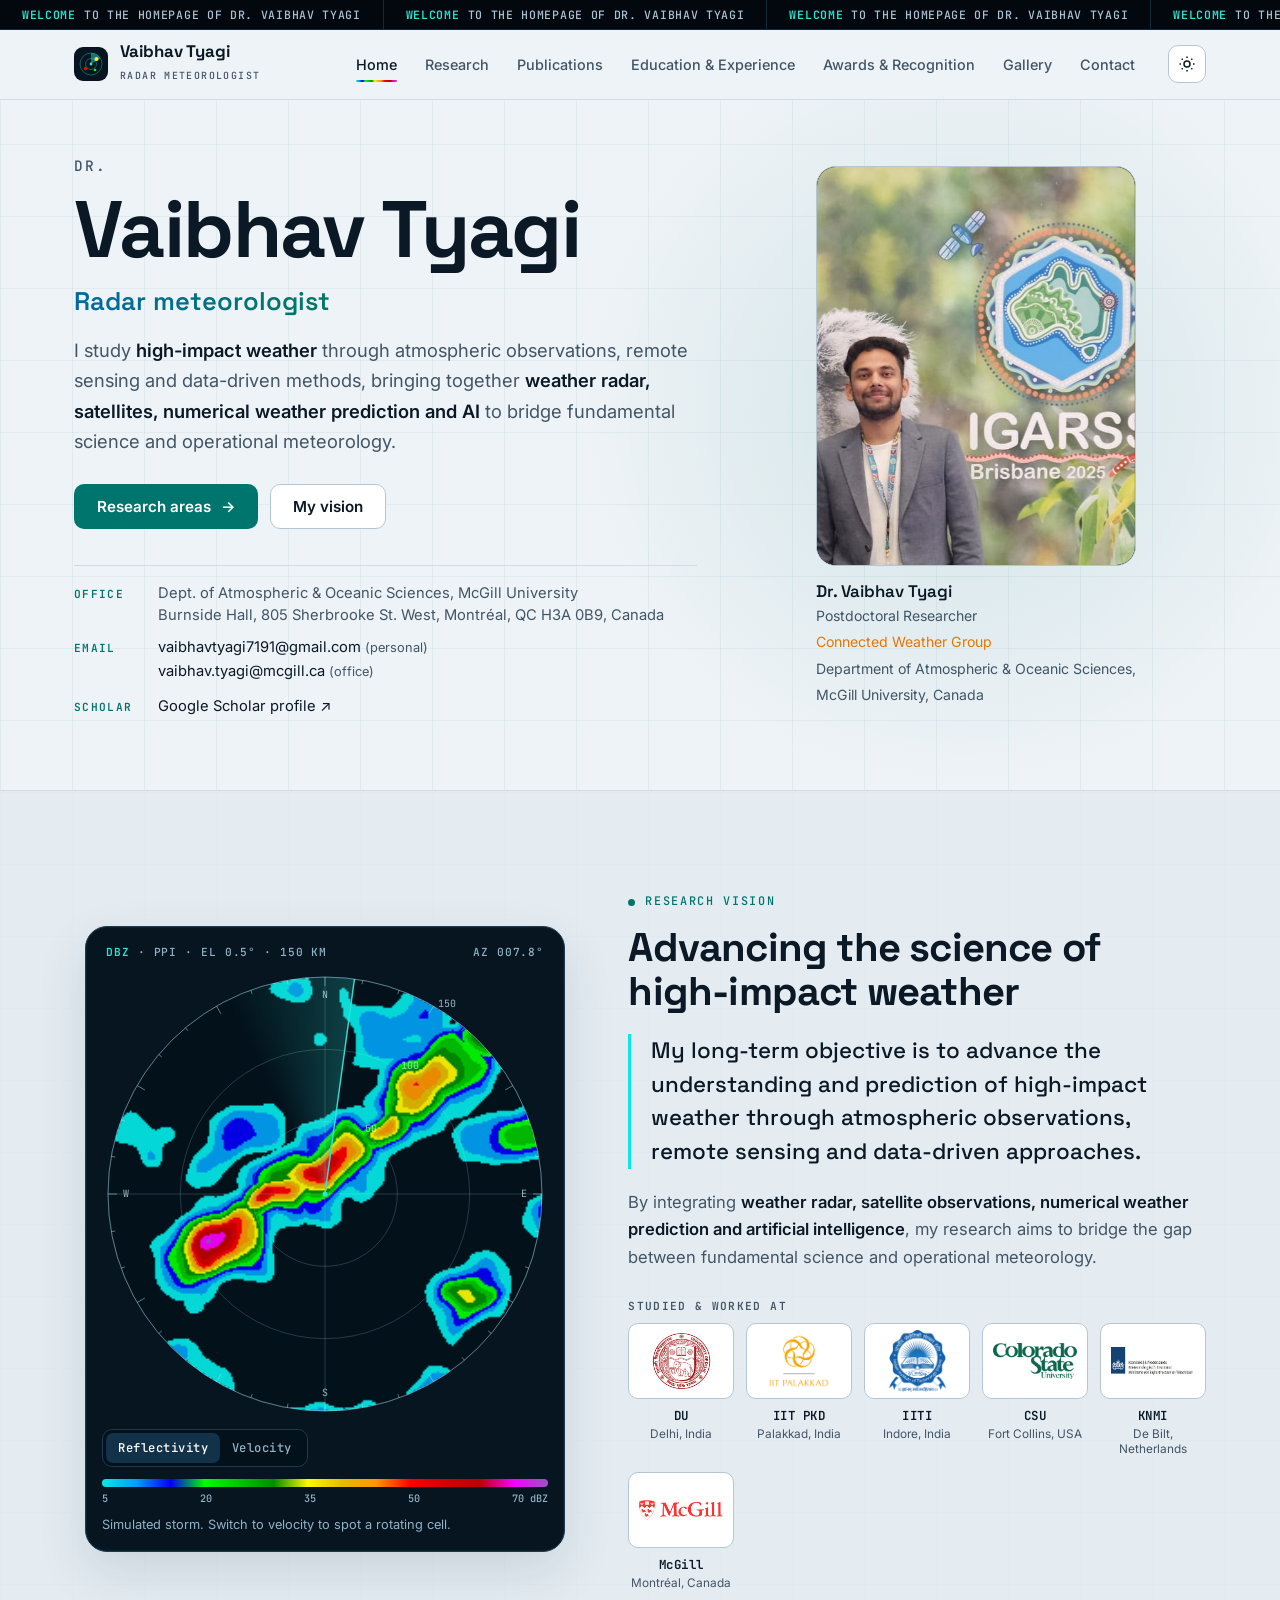
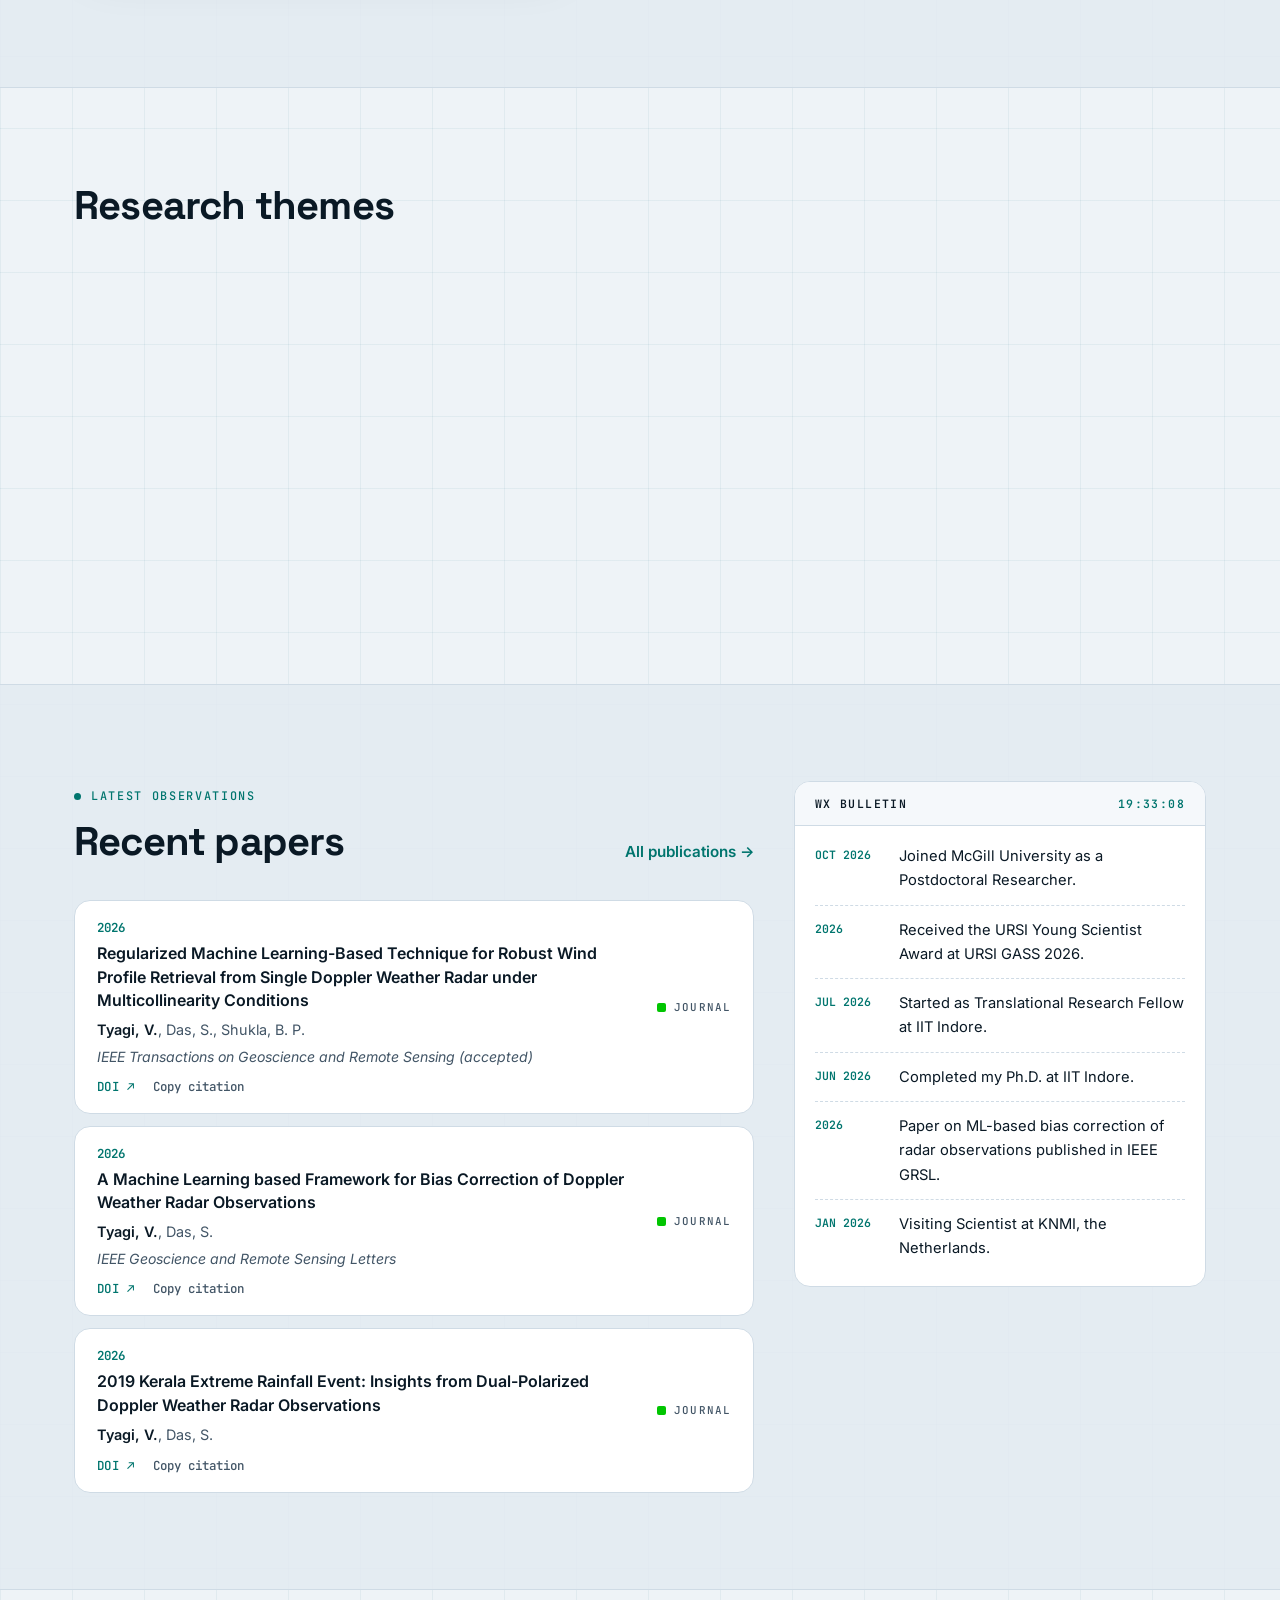
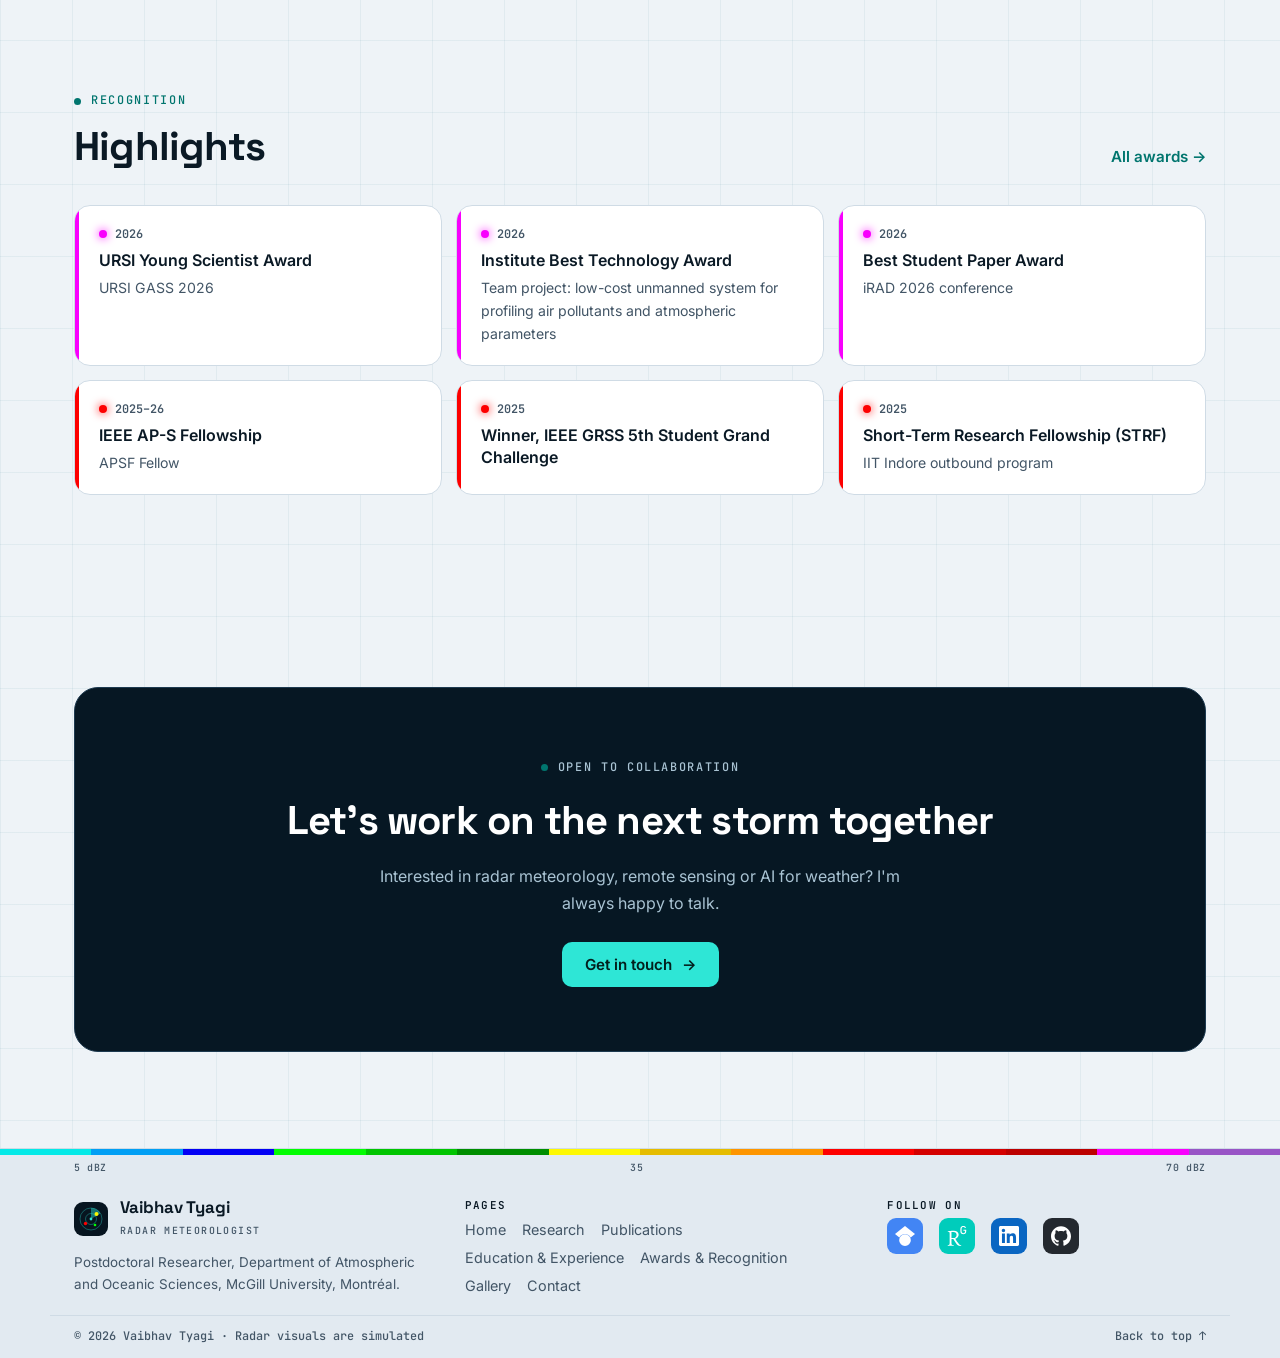
<file: index.html>
<!doctype html>
<html lang="en" data-theme="light">
<head>
  <meta charset="utf-8">
  <meta name="viewport" content="width=1280">
  <!-- <meta name="viewport" content="width=device-width, initial-scale=1"> -->
  <title>Dr. Vaibhav Tyagi — Atmospheric Remote Sensing &amp; Radar Meteorology</title>
  <meta name="description" content="Dr. Vaibhav Tyagi, radar meteorologist. Research in atmospheric remote sensing: weather radar, satellite observations, numerical weather prediction and AI for high-impact weather.">
  <link rel="icon" href="data:image/svg+xml,<svg xmlns='http://www.w3.org/2000/svg' viewBox='0 0 34 34'><rect width='34' height='34' rx='9' fill='%23071520'/><circle cx='17' cy='17' r='11' fill='none' stroke='%232ee6d6' stroke-opacity='.5'/><path d='M17 17 L17 6 A11 11 0 0 1 26.5 11.5 Z' fill='%232ee6d6' fill-opacity='.6'/><circle cx='22.5' cy='12' r='2' fill='%23fdf802'/><circle cx='11.5' cy='21.5' r='1.7' fill='%23fd0000'/></svg>">
  <link rel="preconnect" href="https://fonts.googleapis.com">
  <link rel="preconnect" href="https://fonts.gstatic.com" crossorigin>
  <link href="https://fonts.googleapis.com/css2?family=Inter:wght@400;500;600&family=JetBrains+Mono:wght@500;600&family=Space+Grotesk:wght@500;600;700&display=swap" rel="stylesheet">
  <link rel="stylesheet" href="styles.css">
  <script>try { document.documentElement.dataset.theme = localStorage.getItem('vt-theme-v2') || 'light'; } catch (e) {}</script>
</head>
<body data-page="home">
  <header id="site-header"></header>

  <main>
    <!-- Hero -->
    <section class="hero">
      <div class="container hero__grid">
        <div class="hero__text">
          <h1><small>DR.</small>Vaibhav Tyagi</h1>
          <p class="hero__role">Radar meteorologist</p>
          <p class="hero__lead">I study <strong>high-impact weather</strong> through atmospheric observations, remote sensing and data-driven methods, bringing together <strong>weather radar, satellites, numerical weather prediction and AI</strong> to bridge fundamental science and operational meteorology.</p>
          <div class="hero__cta">
            <a class="btn btn--primary" href="research.html">Research areas <span class="arr">→</span></a>
            <a class="btn btn--ghost" href="#vision">My vision</a>
          </div>
          <ul class="hero__contact">
            <li><span>Office</span><address>Dept. of Atmospheric &amp; Oceanic Sciences, McGill University<br>Burnside Hall, 805 Sherbrooke St. West, Montréal, QC H3A 0B9, Canada</address></li>
            <li><span>Email</span><span class="hero__emails"><a href="mailto:vaibhavtyagi7191@gmail.com">vaibhavtyagi7191@gmail.com</a> <small>(personal)</small><br><a href="mailto:vaibhav.tyagi@mcgill.ca">vaibhav.tyagi@mcgill.ca</a> <small>(office)</small></span></li>
            <li><span>Scholar</span><a href="https://scholar.google.com/citations?user=BVE2X2sAAAAJ&amp;hl=en" target="_blank" rel="noopener">Google Scholar profile ↗</a></li>
          </ul>
        </div>

        <figure class="portrait reveal">

        <div class="portrait__frame">
            <img src="assets/profile.jpg"
                 alt="Portrait of Vaibhav Tyagi"
                 onerror="this.remove()">
    
            <span class="portrait__fallback">VT</span>
            <span class="portrait__sweep" aria-hidden="true"></span>
        </div>
    
        <figcaption>
            <b>Dr. Vaibhav Tyagi</b>
    
            <span>
                Postdoctoral Researcher<br>
                <a href="https://www.connectedweather.org"
                   style="color: #E87500;">
                    Connected Weather Group
                </a><br>
                Department of Atmospheric &amp; Oceanic Sciences,<br>
                McGill University, Canada
            </span>
        </figcaption>
    
      </figure>

        <!-- <figure class="scope-panel">
          <div class="scope-panel__bar"><span><b data-ro="prod">DBZ</b> · PPI · EL 0.5° · 150 km</span><span data-ro="az">AZ 000.0°</span></div>
          <canvas data-scope role="img" aria-label="Animated, simulated weather radar display with a squall line"></canvas>
          <div class="scope-panel__controls">
            <div class="seg" role="group" aria-label="Radar product">
              <button class="is-on" data-product="dbz" aria-pressed="true">Reflectivity</button>
              <button data-product="vel" aria-pressed="false">Velocity</button>
            </div>          </div>
          <div class="legend" id="legend"></div>
          <figcaption>Simulated storm. Switch to velocity to spot a rotating cell.</figcaption>
        </figure> -->
      </div>
    </section>

    <!-- About + vision statement -->
    <section class="section section--panel" id="vision">
      <div class="container about">
        <!-- <figure class="portrait reveal">
          <div class="portrait__frame">
            <!-- Save your photo as assets/profile.jpg; initials show until then -->
            <!-- <img src="assets/profile.jpg" alt="Portrait of Vaibhav Tyagi" onerror="this.remove()">
            <span class="portrait__fallback">VT</span>
            <span class="portrait__sweep" aria-hidden="true"></span>
          </div> -->
          <!-- <figcaption> -->
            <!-- <b>Dr. Vaibhav Tyagi</b>
            <span>Postdoctoral Researcher<br><a href="https://www.connectedweather.org" style="color: #E87500;">Connected Weather Group</a><br>Department of Atmospheric &amp; Oceanic Sciences, McGill University, Canada</span>
          </figcaption> -->
        <!-- </figure> -->

          <figure class="scope-panel">
          <div class="scope-panel__bar"><span><b data-ro="prod">DBZ</b> · PPI · EL 0.5° · 150 km</span><span data-ro="az">AZ 000.0°</span></div>
          <canvas data-scope role="img" aria-label="Animated, simulated weather radar display with a squall line"></canvas>
          <div class="scope-panel__controls">
            <div class="seg" role="group" aria-label="Radar product">
              <button class="is-on" data-product="dbz" aria-pressed="true">Reflectivity</button>
              <button data-product="vel" aria-pressed="false">Velocity</button>
            </div>          </div>
          <div class="legend" id="legend"></div>
          <figcaption>Simulated storm. Switch to velocity to spot a rotating cell.</figcaption>
        </figure>

      
        <div class="reveal">
          <p class="tag">Research vision</p>
          <h2>Advancing the science of high-impact weather</h2>
          <p class="lead-quote">My long-term objective is to advance the understanding and prediction of high-impact weather through atmospheric observations, remote sensing and data-driven approaches.</p>
          <p class="prose-muted">By integrating <strong>weather radar, satellite observations, numerical weather prediction and artificial intelligence</strong>, my research aims to bridge the gap between fundamental science and operational meteorology.</p>
          <p class="label" style="margin-top:28px">Studied &amp; worked at</p>
          <a class="inst-strip" id="instStrip" href="experience.html" aria-label="Institutions: see Education & Experience"></a>
        </div>
      </div>
    </section>

    <!-- Research areas -->
    <section class="section">
      <div class="container">
        <div class="section__head">
          <div>
            <h2>Research themes</h2>
          </div>        </div>
        <div class="products" id="productCards"></div>
      </div>
    </section>

    <!-- Latest -->
    <section class="section section--panel">
      <div class="container split">
        <div>
          <div class="section__head">
            <div>
              <p class="tag">Latest observations</p>
              <h2>Recent papers</h2>
            </div>
            <a class="link-arrow" href="publications.html">All publications <span class="arr">→</span></a>
          </div>
          <ol class="pubs" id="latestPubs"></ol>
        </div>
        <aside class="bulletin panel reveal" aria-label="News">
          <div class="bulletin__head"><span>WX Bulletin</span><span data-utc>--:--:--</span></div>
          <ol id="newsList"></ol>
        </aside>
      </div>
    </section>

    <section class="section">
      <div class="container">
        <div class="section__head">
          <div>
            <p class="tag">Recognition</p>
            <h2>Highlights</h2>
          </div>
          <a class="link-arrow" href="awards.html">All awards <span class="arr">→</span></a>
        </div>
        <div class="awards" id="highlightAwards"></div>
      </div>
    </section>

    <section class="cta">
      <div class="container">
        <div class="cta__inner reveal">
          <canvas class="flow-bg" data-flow data-flow-sparse aria-hidden="true"></canvas>
          <p class="tag" style="justify-content:center">Open to collaboration</p>
          <h2>Let's work on the next storm together</h2>
          <p>Interested in radar meteorology, remote sensing or AI for weather? I'm always happy to talk.</p>
          <a class="btn btn--primary" href="contact.html">Get in touch <span class="arr">→</span></a>
        </div>
      </div>
    </section>
  </main>

  <footer id="site-footer" class="footer"></footer>
  <div class="toast" id="toast" role="status" aria-live="polite"></div>
  <script src="data.js"></script>
  <script src="viz.js"></script>
  <script src="site.js"></script>
</body>
</html>
</file>
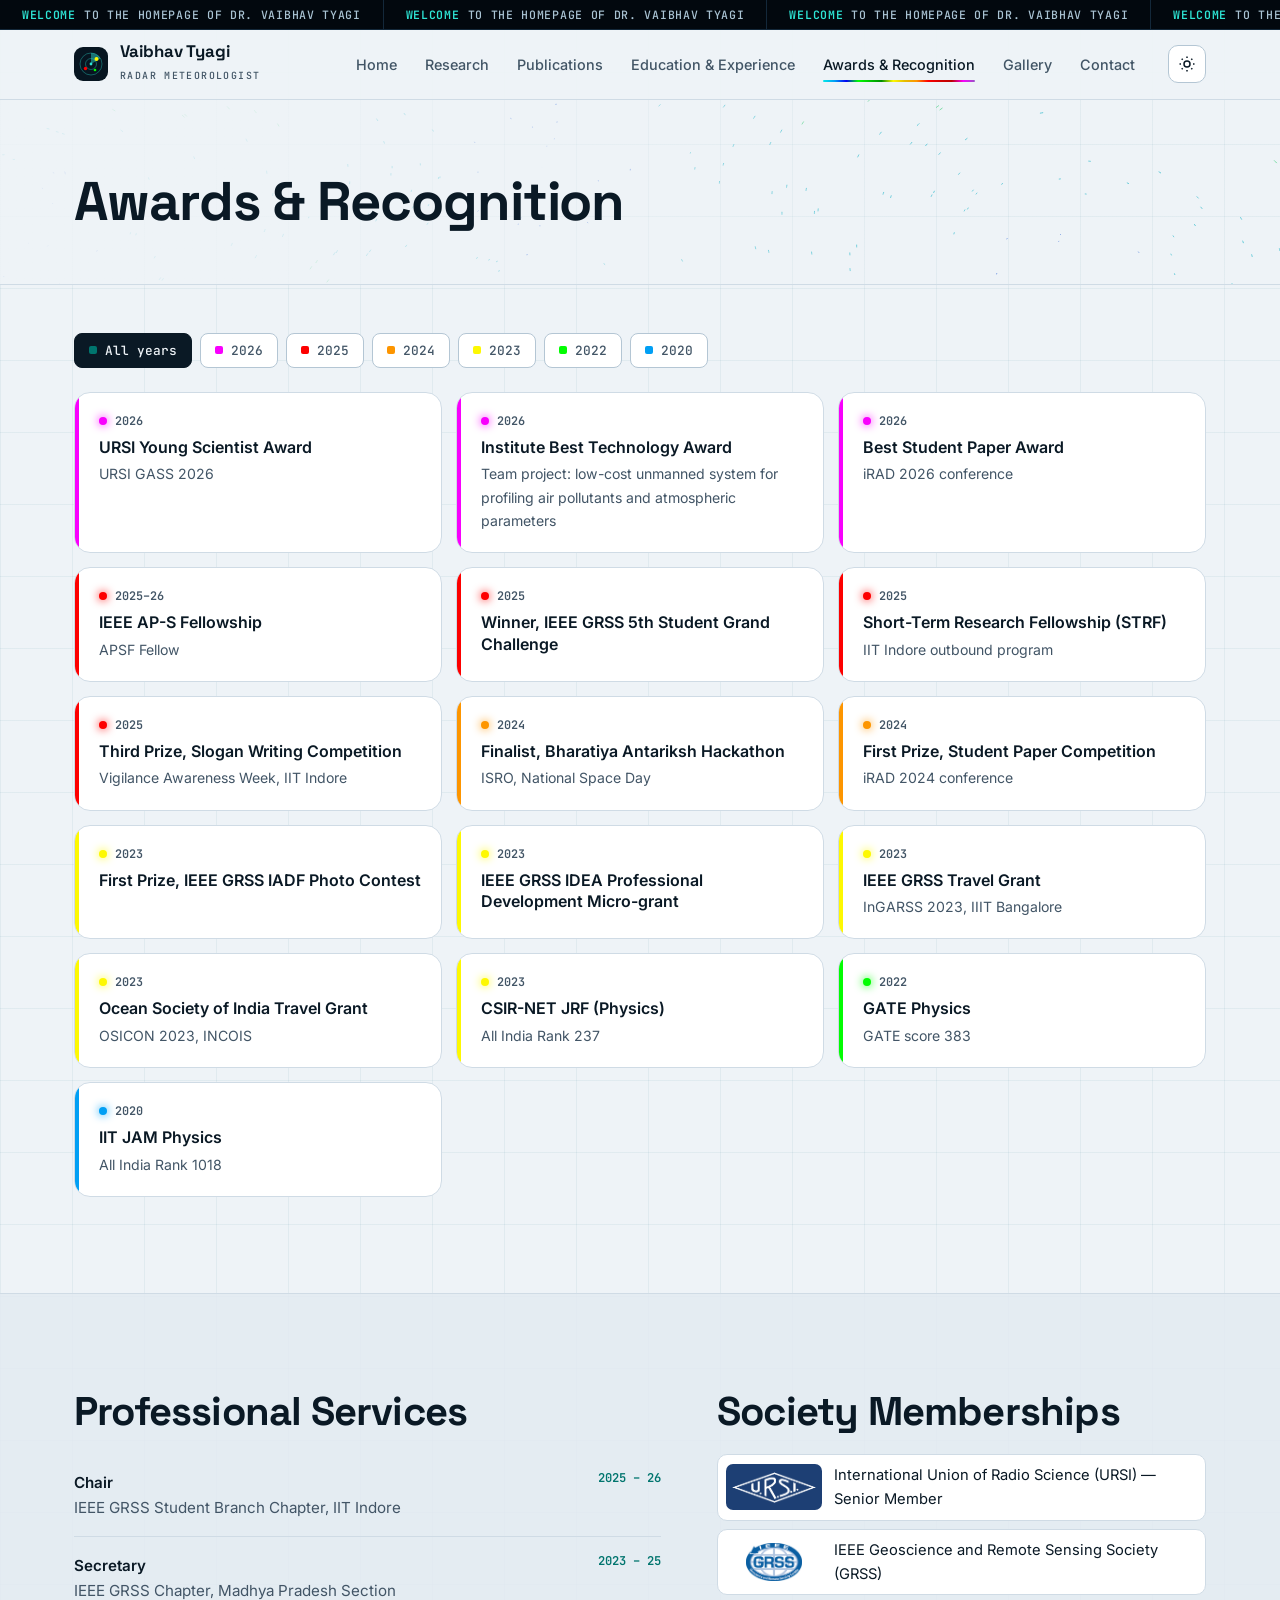
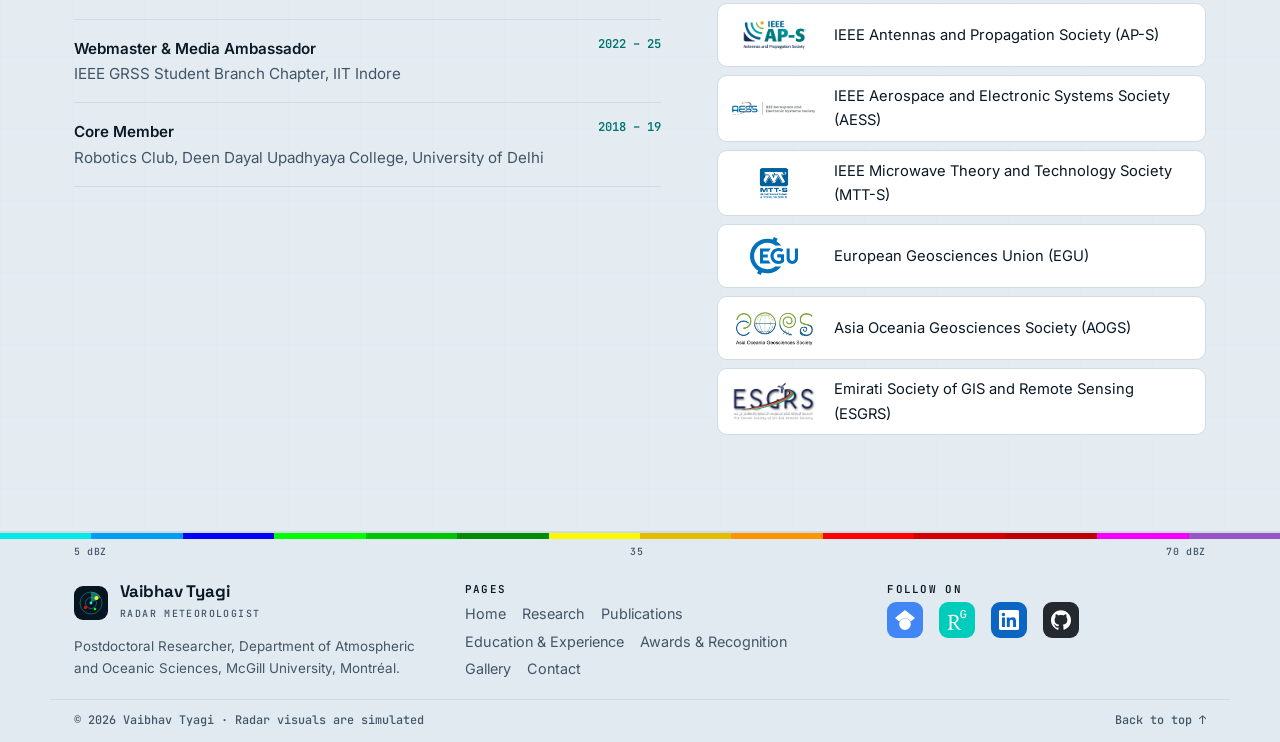
<file: awards.html>
<!doctype html>
<html lang="en" data-theme="light">
<head>
  <meta charset="utf-8">
  <meta name="viewport" content="width=1280">
  <title>Awards &amp; Recognition — Dr. Vaibhav Tyagi</title>
  <meta name="description" content="Awards, fellowships, leadership roles and professional memberships of Vaibhav Tyagi.">
  <link rel="icon" href="data:image/svg+xml,<svg xmlns='http://www.w3.org/2000/svg' viewBox='0 0 34 34'><rect width='34' height='34' rx='9' fill='%23071520'/><circle cx='17' cy='17' r='11' fill='none' stroke='%232ee6d6' stroke-opacity='.5'/><path d='M17 17 L17 6 A11 11 0 0 1 26.5 11.5 Z' fill='%232ee6d6' fill-opacity='.6'/><circle cx='22.5' cy='12' r='2' fill='%23fdf802'/><circle cx='11.5' cy='21.5' r='1.7' fill='%23fd0000'/></svg>">
  <link rel="preconnect" href="https://fonts.googleapis.com">
  <link rel="preconnect" href="https://fonts.gstatic.com" crossorigin>
  <link href="https://fonts.googleapis.com/css2?family=Inter:wght@400;500;600&family=JetBrains+Mono:wght@500;600&family=Space+Grotesk:wght@500;600;700&display=swap" rel="stylesheet">
  <link rel="stylesheet" href="styles.css">
  <script>try { document.documentElement.dataset.theme = localStorage.getItem('vt-theme-v2') || 'light'; } catch (e) {}</script>
</head>
<body data-page="awards">
  <header id="site-header"></header>

  <main>
    <section class="page-hero">
      <canvas class="flow-bg" data-flow data-flow-sparse aria-hidden="true"></canvas>
      <div class="container">
        <h1>Awards &amp; Recognition</h1>      </div>
    </section>

    <section class="section section--tight">
      <div class="container">
        <div class="chips" id="awardFilters" role="group" aria-label="Filter awards by year" style="margin-bottom:24px"></div>
        <div class="awards" id="awardList"></div>
      </div>
    </section>

    <section class="section section--panel">
      <div class="container service">
        <div class="reveal">
          <h2>Professional Services</h2>
          <ul class="plain" id="serviceList"></ul>
        </div>
        <div class="reveal">
          <h2>Society Memberships</h2>
          <div class="members" id="memberships"></div>
        </div>
      </div>
    </section>
  </main>

  <footer id="site-footer" class="footer"></footer>
  <div class="toast" id="toast" role="status" aria-live="polite"></div>
  <script src="data.js"></script>
  <script src="viz.js"></script>
  <script src="site.js"></script>
</body>
</html>
</file>
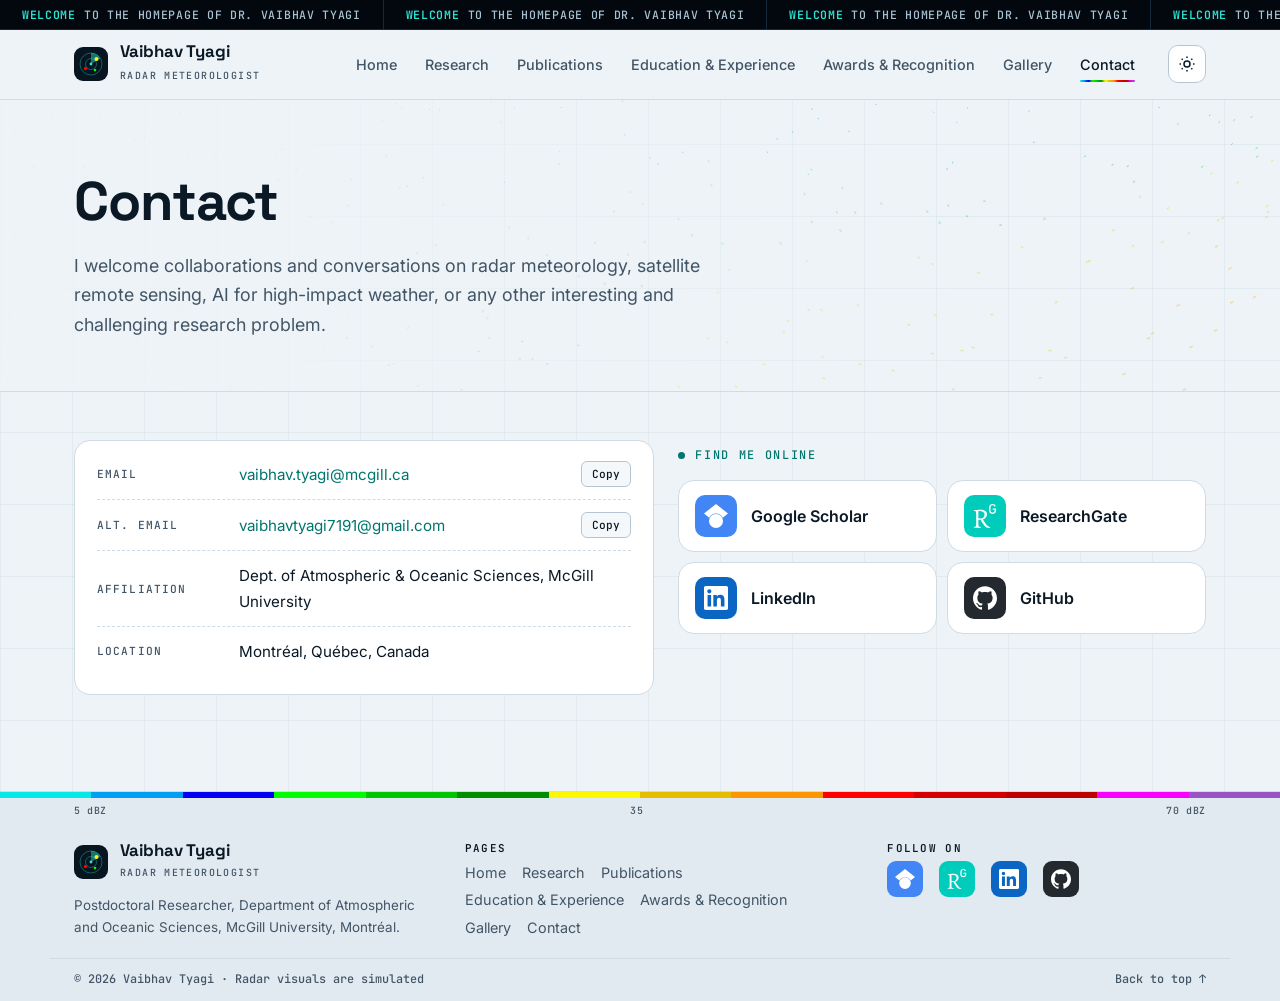
<file: contact.html>
<!doctype html>
<html lang="en" data-theme="light">
<head>
  <meta charset="utf-8">
  <meta name="viewport" content="width=1280">
  <title>Contact — Dr. Vaibhav Tyagi</title>
  <meta name="description" content="Get in touch with Vaibhav Tyagi, McGill University.">
  <link rel="icon" href="data:image/svg+xml,<svg xmlns='http://www.w3.org/2000/svg' viewBox='0 0 34 34'><rect width='34' height='34' rx='9' fill='%23071520'/><circle cx='17' cy='17' r='11' fill='none' stroke='%232ee6d6' stroke-opacity='.5'/><path d='M17 17 L17 6 A11 11 0 0 1 26.5 11.5 Z' fill='%232ee6d6' fill-opacity='.6'/><circle cx='22.5' cy='12' r='2' fill='%23fdf802'/><circle cx='11.5' cy='21.5' r='1.7' fill='%23fd0000'/></svg>">
  <link rel="preconnect" href="https://fonts.googleapis.com">
  <link rel="preconnect" href="https://fonts.gstatic.com" crossorigin>
  <link href="https://fonts.googleapis.com/css2?family=Inter:wght@400;500;600&family=JetBrains+Mono:wght@500;600&family=Space+Grotesk:wght@500;600;700&display=swap" rel="stylesheet">
  <link rel="stylesheet" href="styles.css">
  <script>try { document.documentElement.dataset.theme = localStorage.getItem('vt-theme-v2') || 'light'; } catch (e) {}</script>
</head>
<body data-page="contact">
  <header id="site-header"></header>

  <main>
    <section class="page-hero">
      <canvas class="flow-bg" data-flow data-flow-sparse aria-hidden="true"></canvas>
      <div class="container">
        <h1>Contact</h1>
        <p class="page-hero__lead">I welcome collaborations and conversations on radar meteorology, satellite remote sensing, AI for high-impact weather, or any other interesting and challenging research problem.</p>
      </div>
    </section>

    <section class="section section--tight">
      <div class="container contact-grid">
        <div class="station panel reveal">
          <dl>
            <div><dt>Email</dt><dd><a href="mailto:vaibhav.tyagi@mcgill.ca">vaibhav.tyagi@mcgill.ca</a></dd><button class="copy-btn" data-copy="vaibhav.tyagi@mcgill.ca" aria-label="Copy McGill email">Copy</button></div>
            <div><dt>Alt. email</dt><dd><a href="mailto:vaibhavtyagi7191@gmail.com">vaibhavtyagi7191@gmail.com</a></dd><button class="copy-btn" data-copy="vaibhavtyagi7191@gmail.com" aria-label="Copy Gmail address">Copy</button></div>
            <div><dt>Affiliation</dt><dd>Dept. of Atmospheric &amp; Oceanic Sciences, McGill University</dd></div>
            <div><dt>Location</dt><dd>Montréal, Québec, Canada</dd></div>          </dl>
        </div>
        <div class="reveal">
          <p class="tag">Find me online</p>
          <div class="profile-links" id="profileLinks"></div>
        </div>
      </div>
    </section>
  </main>

  <footer id="site-footer" class="footer"></footer>
  <div class="toast" id="toast" role="status" aria-live="polite"></div>
  <script src="data.js"></script>
  <script src="viz.js"></script>
  <script src="site.js"></script>
</body>
</html>
</file>
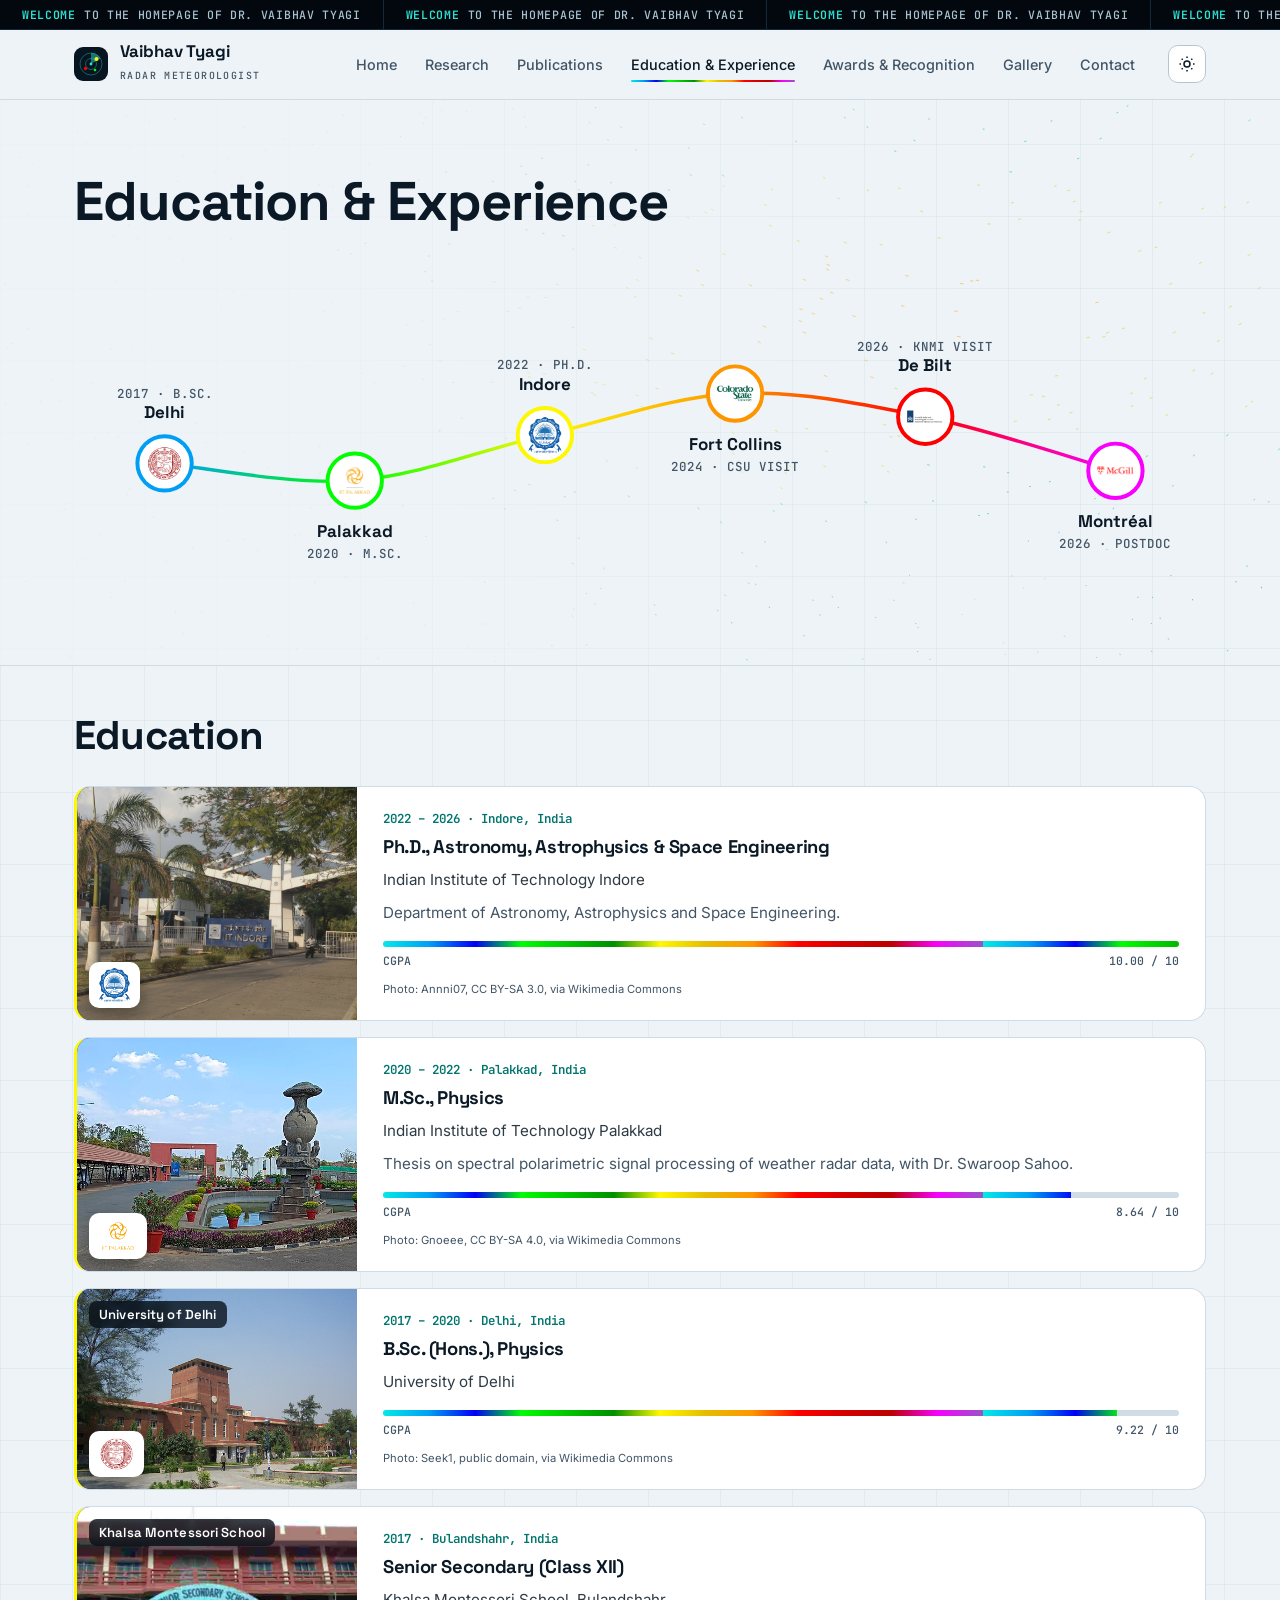
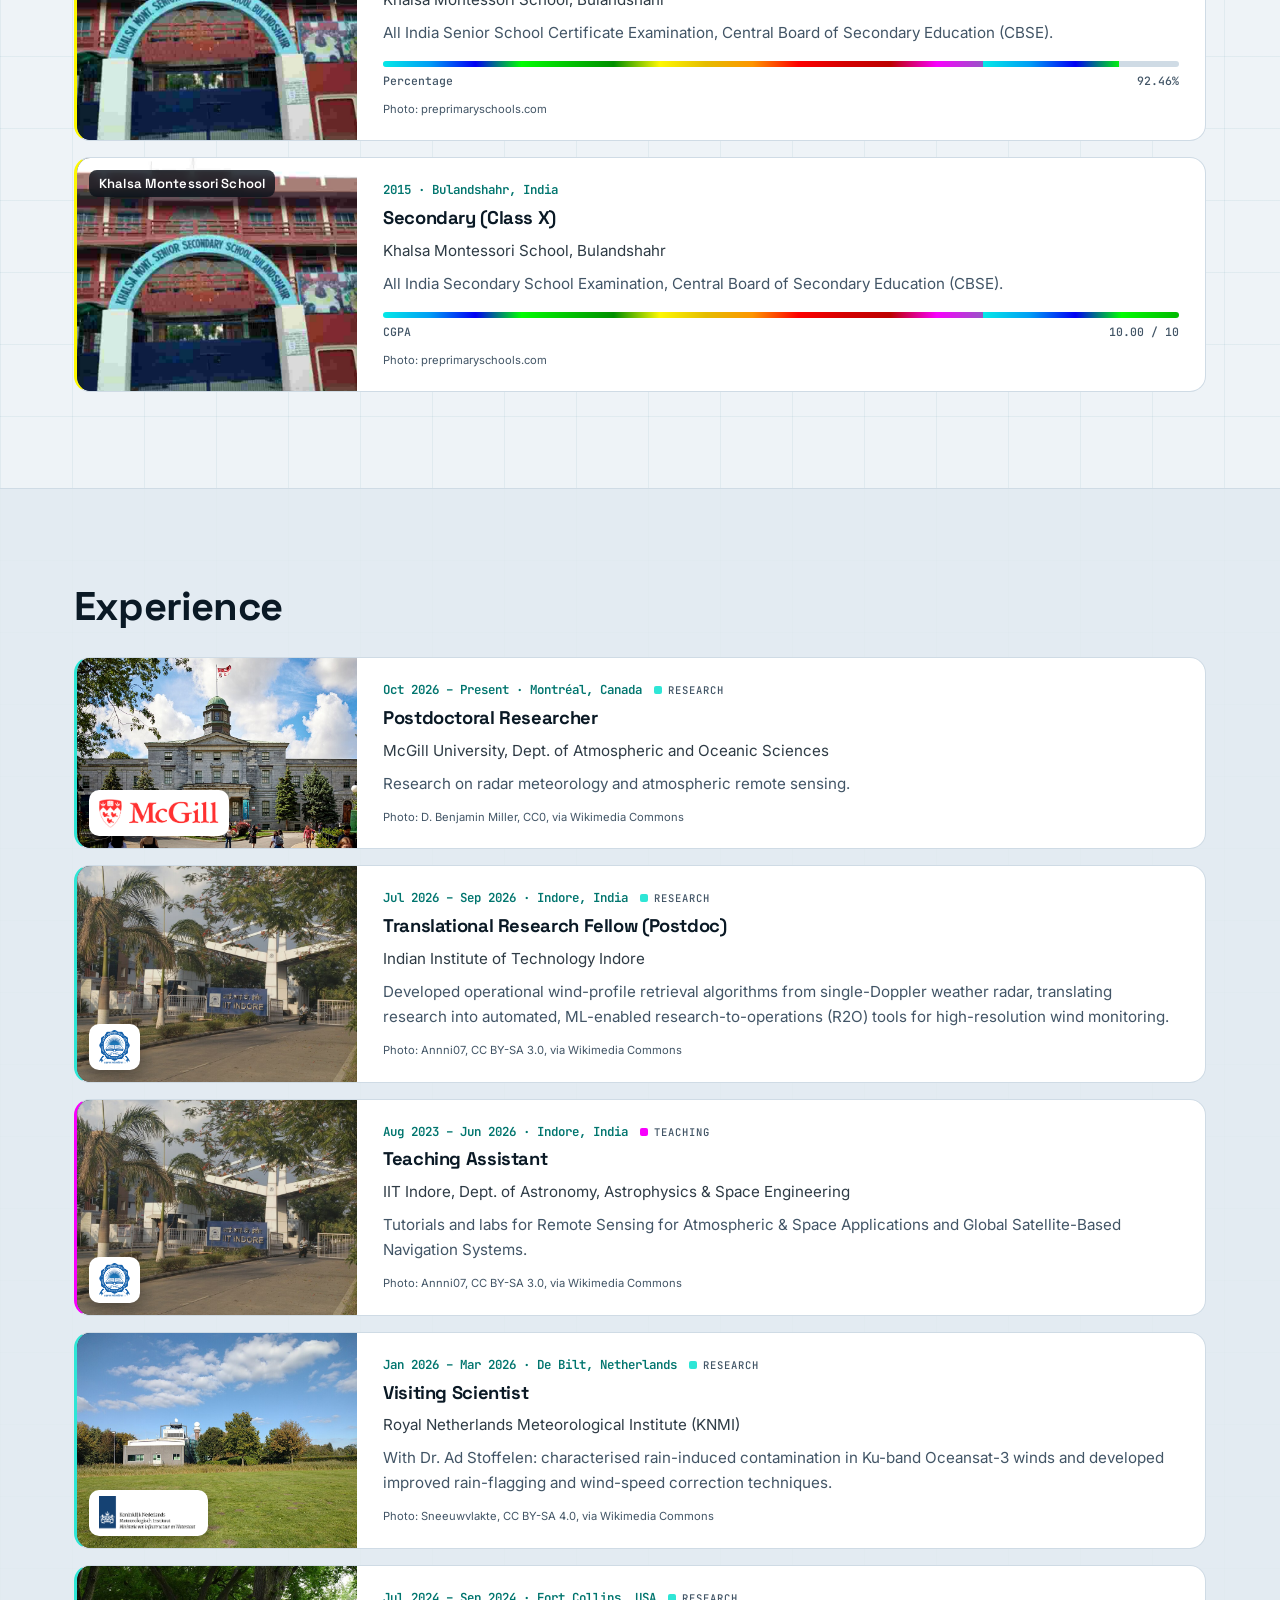
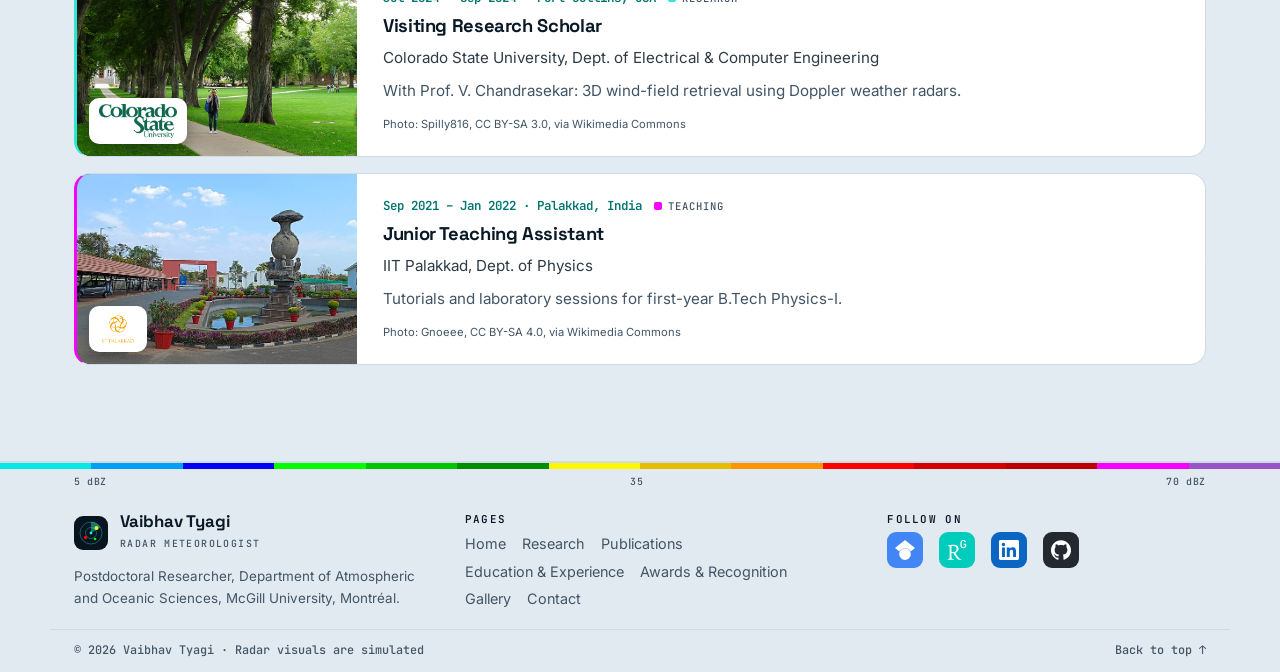
<file: experience.html>
<!doctype html>
<html lang="en" data-theme="light">
<head>
  <meta charset="utf-8">
  <meta name="viewport" content="width=1280">
  <title>Education &amp; Experience — Dr. Vaibhav Tyagi</title>
  <meta name="description" content="Education, research positions, visiting appointments and teaching of Vaibhav Tyagi.">
  <link rel="icon" href="data:image/svg+xml,<svg xmlns='http://www.w3.org/2000/svg' viewBox='0 0 34 34'><rect width='34' height='34' rx='9' fill='%23071520'/><circle cx='17' cy='17' r='11' fill='none' stroke='%232ee6d6' stroke-opacity='.5'/><path d='M17 17 L17 6 A11 11 0 0 1 26.5 11.5 Z' fill='%232ee6d6' fill-opacity='.6'/><circle cx='22.5' cy='12' r='2' fill='%23fdf802'/><circle cx='11.5' cy='21.5' r='1.7' fill='%23fd0000'/></svg>">
  <link rel="preconnect" href="https://fonts.googleapis.com">
  <link rel="preconnect" href="https://fonts.gstatic.com" crossorigin>
  <link href="https://fonts.googleapis.com/css2?family=Inter:wght@400;500;600&family=JetBrains+Mono:wght@500;600&family=Space+Grotesk:wght@500;600;700&display=swap" rel="stylesheet">
  <link rel="stylesheet" href="styles.css">
  <script>try { document.documentElement.dataset.theme = localStorage.getItem('vt-theme-v2') || 'light'; } catch (e) {}</script>
</head>
<body data-page="experience">
  <header id="site-header"></header>

  <main>
    <section class="page-hero">
      <canvas class="flow-bg" data-flow data-flow-sparse aria-hidden="true"></canvas>
      <div class="container">
        <h1>Education &amp; Experience</h1>        <div class="track-wrap" id="track"></div>
      </div>
    </section>

    <section class="section section--tight">
      <div class="container">
        <h2>Education</h2>
        <ol class="cv" id="cvEducation"></ol>
      </div>
    </section>

    <section class="section section--panel">
      <div class="container">
        <h2>Experience</h2>
        <ol class="cv" id="cvExperience"></ol>
      </div>
    </section>
  </main>

  <footer id="site-footer" class="footer"></footer>
  <div class="toast" id="toast" role="status" aria-live="polite"></div>
  <script src="data.js"></script>
  <script src="viz.js"></script>
  <script src="site.js"></script>
</body>
</html>
</file>
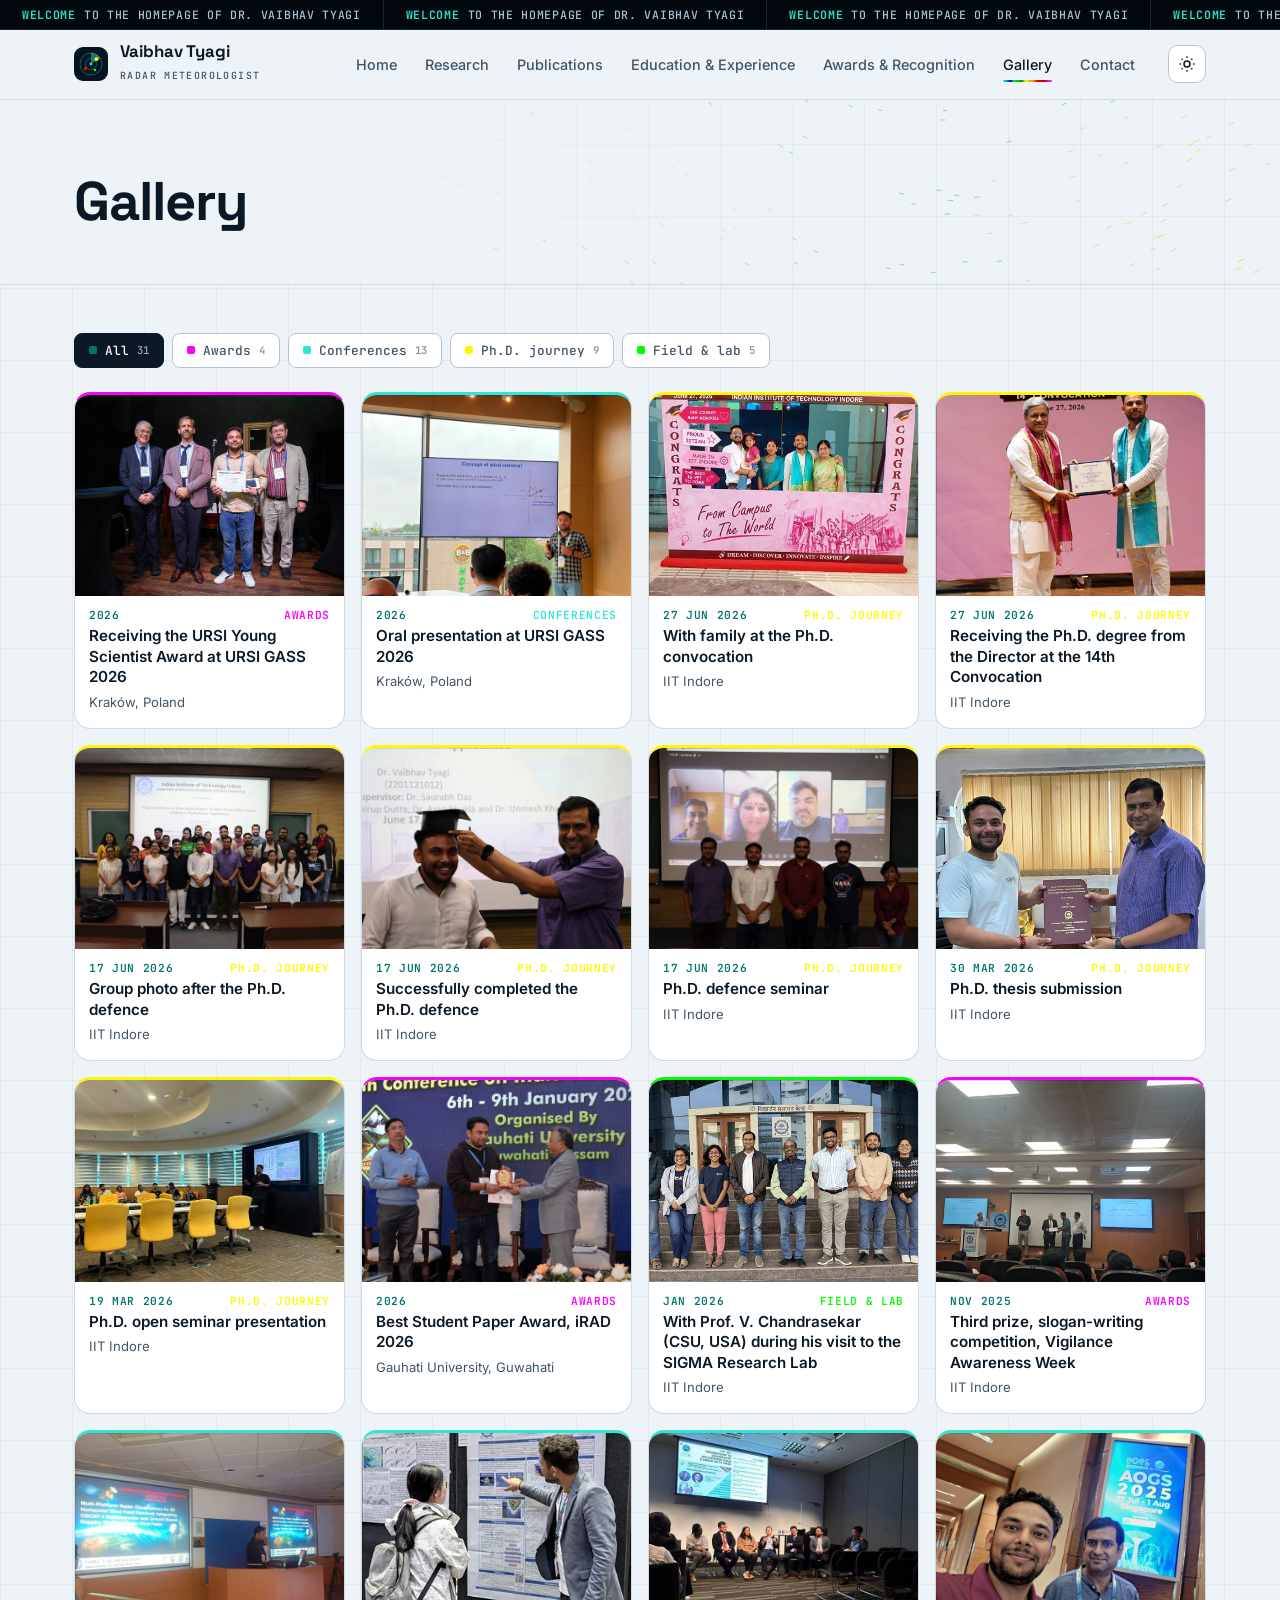
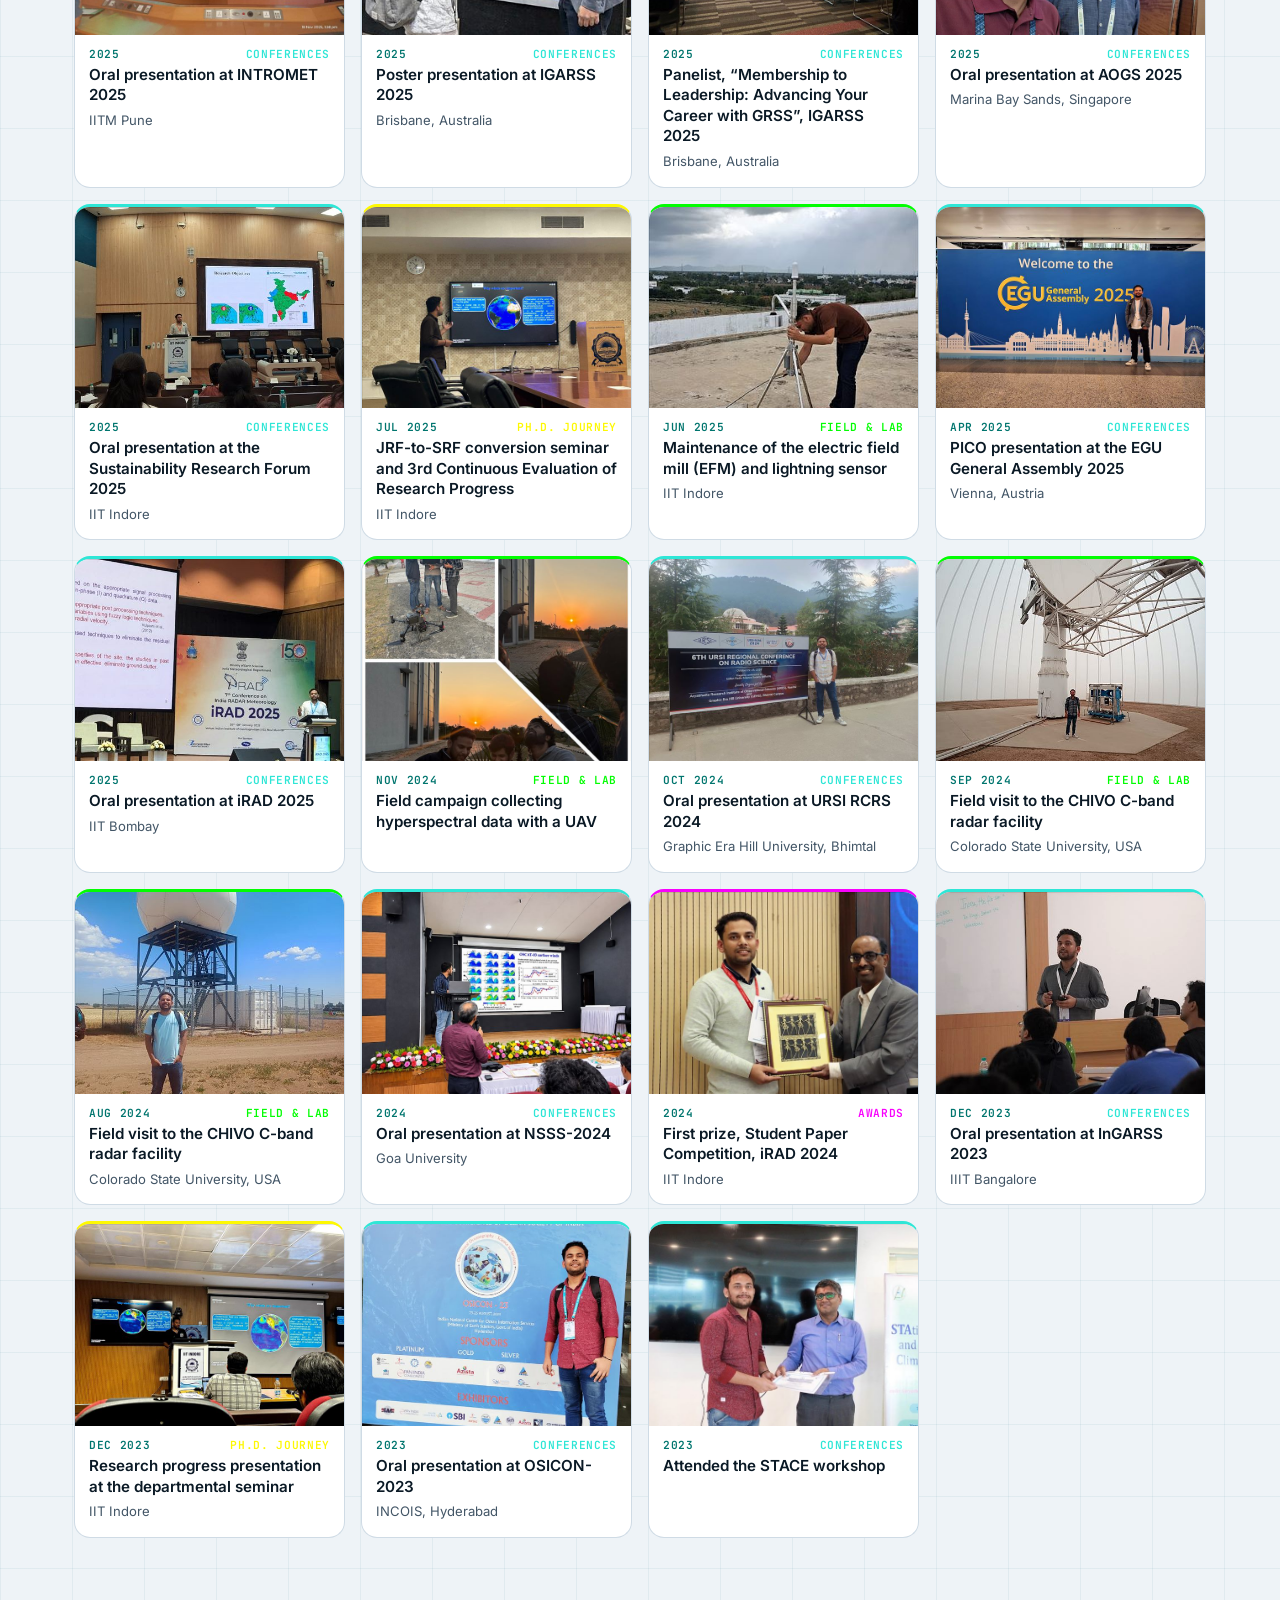
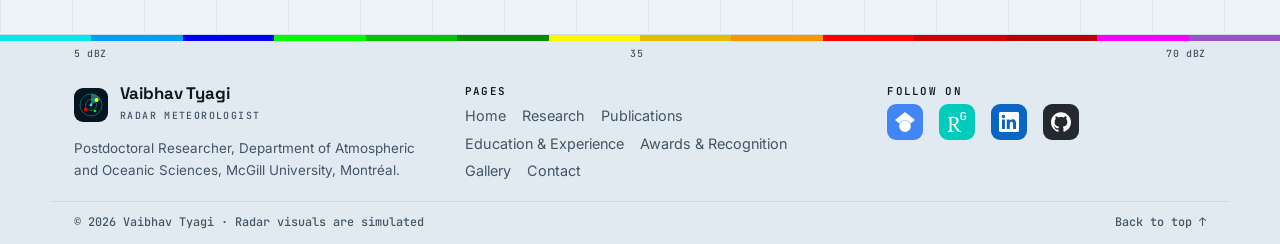
<file: gallery.html>
<!doctype html>
<html lang="en" data-theme="light">
<head>
  <meta charset="utf-8">
  <meta name="viewport" content="width=1280">
  <title>Gallery — Dr. Vaibhav Tyagi</title>
  <meta name="description" content="Photos from conferences, awards, field work and the Ph.D. journey of Vaibhav Tyagi.">
  <link rel="icon" href="data:image/svg+xml,<svg xmlns='http://www.w3.org/2000/svg' viewBox='0 0 34 34'><rect width='34' height='34' rx='9' fill='%23071520'/><circle cx='17' cy='17' r='11' fill='none' stroke='%232ee6d6' stroke-opacity='.5'/><path d='M17 17 L17 6 A11 11 0 0 1 26.5 11.5 Z' fill='%232ee6d6' fill-opacity='.6'/><circle cx='22.5' cy='12' r='2' fill='%23fdf802'/><circle cx='11.5' cy='21.5' r='1.7' fill='%23fd0000'/></svg>">
  <link rel="preconnect" href="https://fonts.googleapis.com">
  <link rel="preconnect" href="https://fonts.gstatic.com" crossorigin>
  <link href="https://fonts.googleapis.com/css2?family=Inter:wght@400;500;600&family=JetBrains+Mono:wght@500;600&family=Space+Grotesk:wght@500;600;700&display=swap" rel="stylesheet">
  <link rel="stylesheet" href="styles.css">
  <script>try { document.documentElement.dataset.theme = localStorage.getItem('vt-theme-v2') || 'light'; } catch (e) {}</script>
</head>
<body data-page="gallery">
  <header id="site-header"></header>

  <main>
    <section class="page-hero">
      <canvas class="flow-bg" data-flow data-flow-sparse aria-hidden="true"></canvas>
      <div class="container">
        <h1>Gallery</h1>
      </div>
    </section>

    <section class="section section--tight">
      <div class="container">
        <div class="chips" id="galleryFilters" role="group" aria-label="Filter photos" style="margin-bottom:24px"></div>
        <ul class="gallery" id="galleryGrid"></ul>
      </div>
    </section>
  </main>

  <div class="lightbox" id="lightbox" hidden>
    <button class="lightbox__close" data-lb="close" aria-label="Close">×</button>
    <button class="lightbox__nav lightbox__nav--prev" data-lb="prev" aria-label="Previous photo">‹</button>
    <figure class="lightbox__fig">
      <img alt="">
      <figcaption></figcaption>
    </figure>
    <button class="lightbox__nav lightbox__nav--next" data-lb="next" aria-label="Next photo">›</button>
  </div>

  <footer id="site-footer" class="footer"></footer>
  <div class="toast" id="toast" role="status" aria-live="polite"></div>
  <script src="data.js"></script>
  <script src="viz.js"></script>
  <script src="site.js"></script>
</body>
</html>
</file>
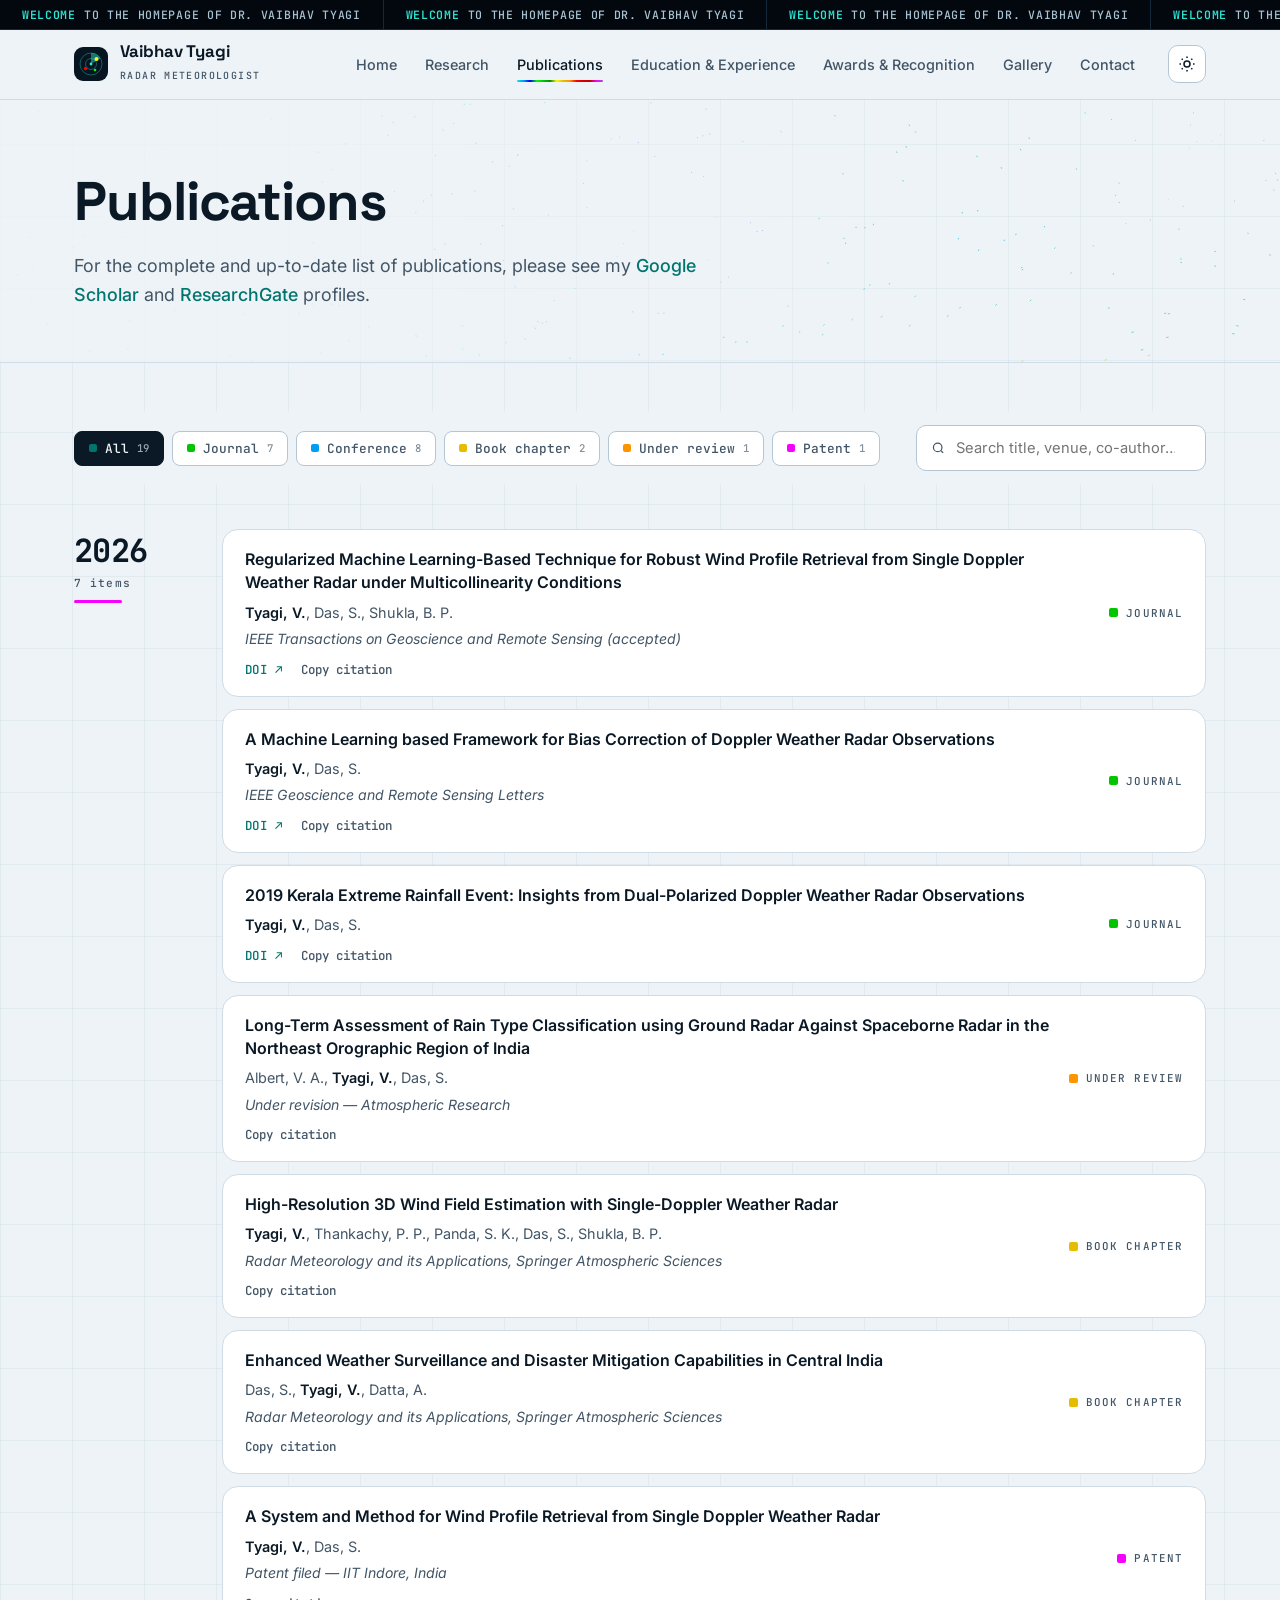
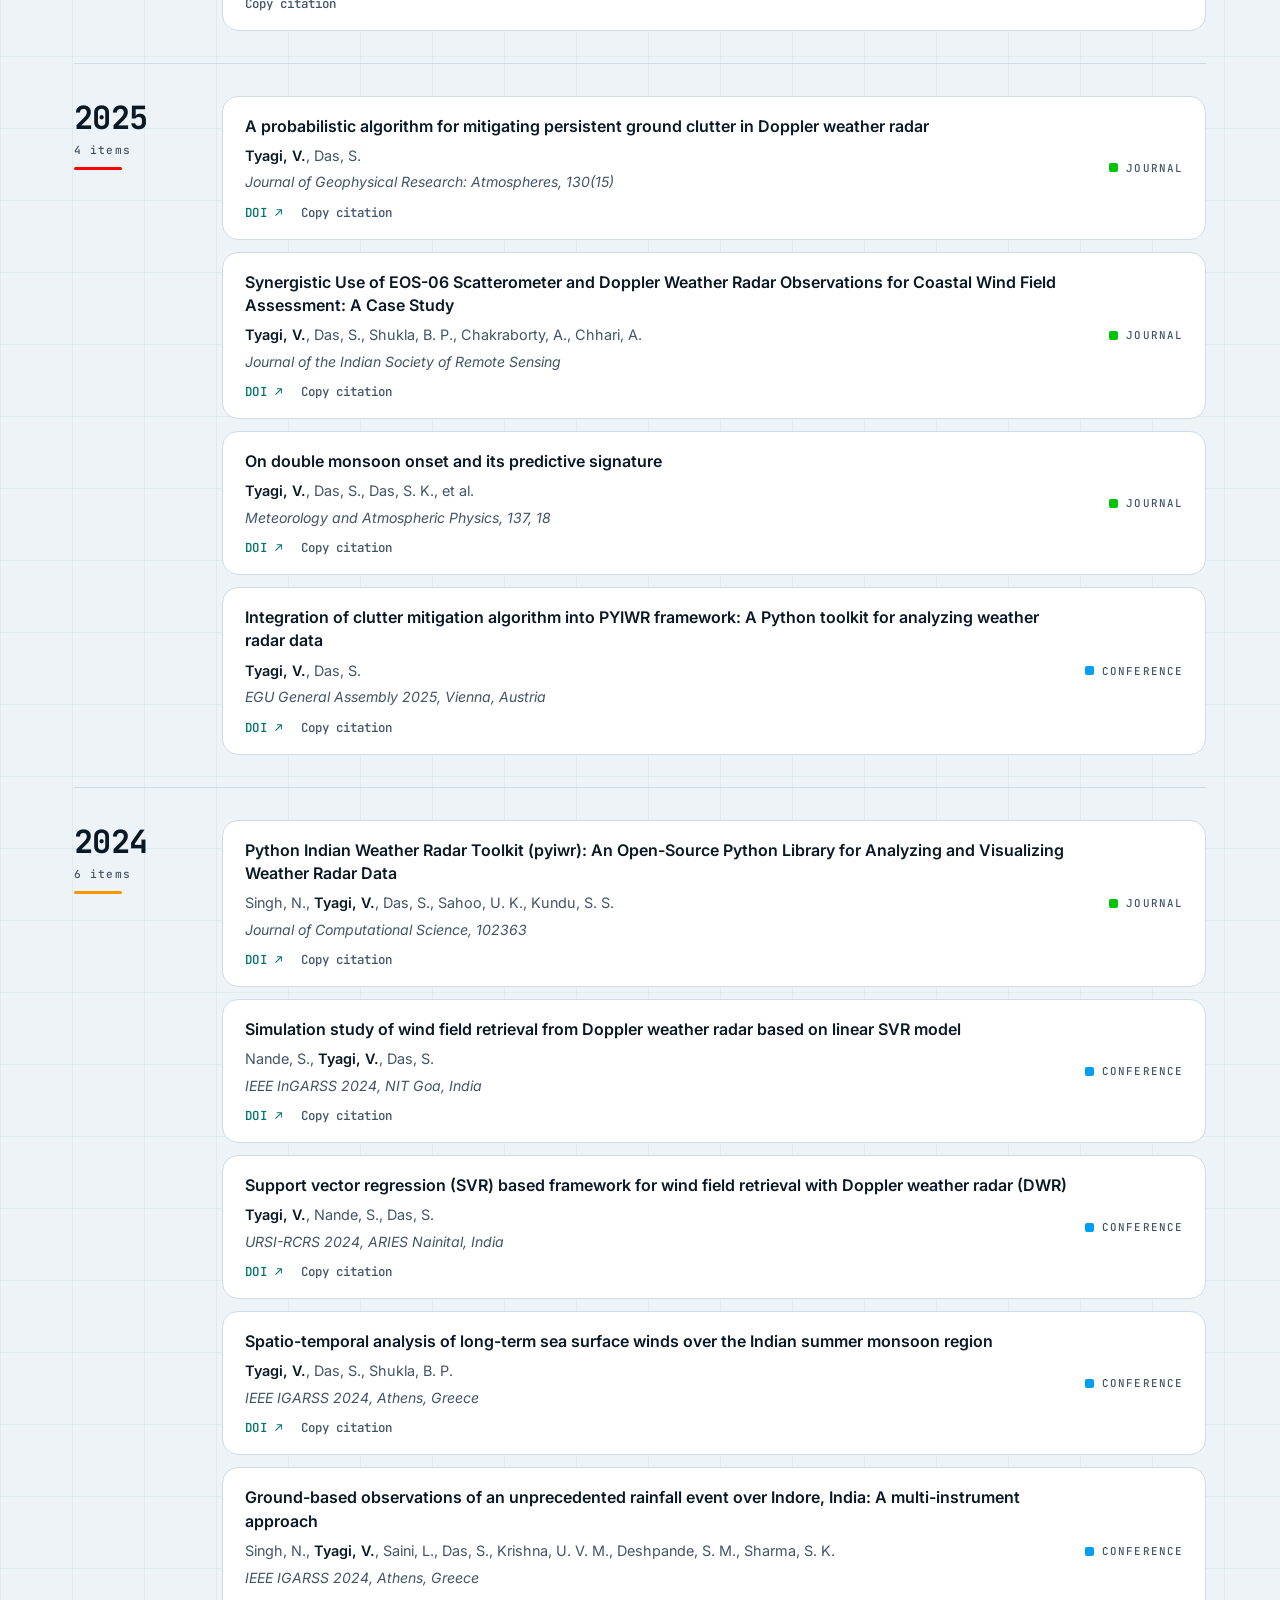
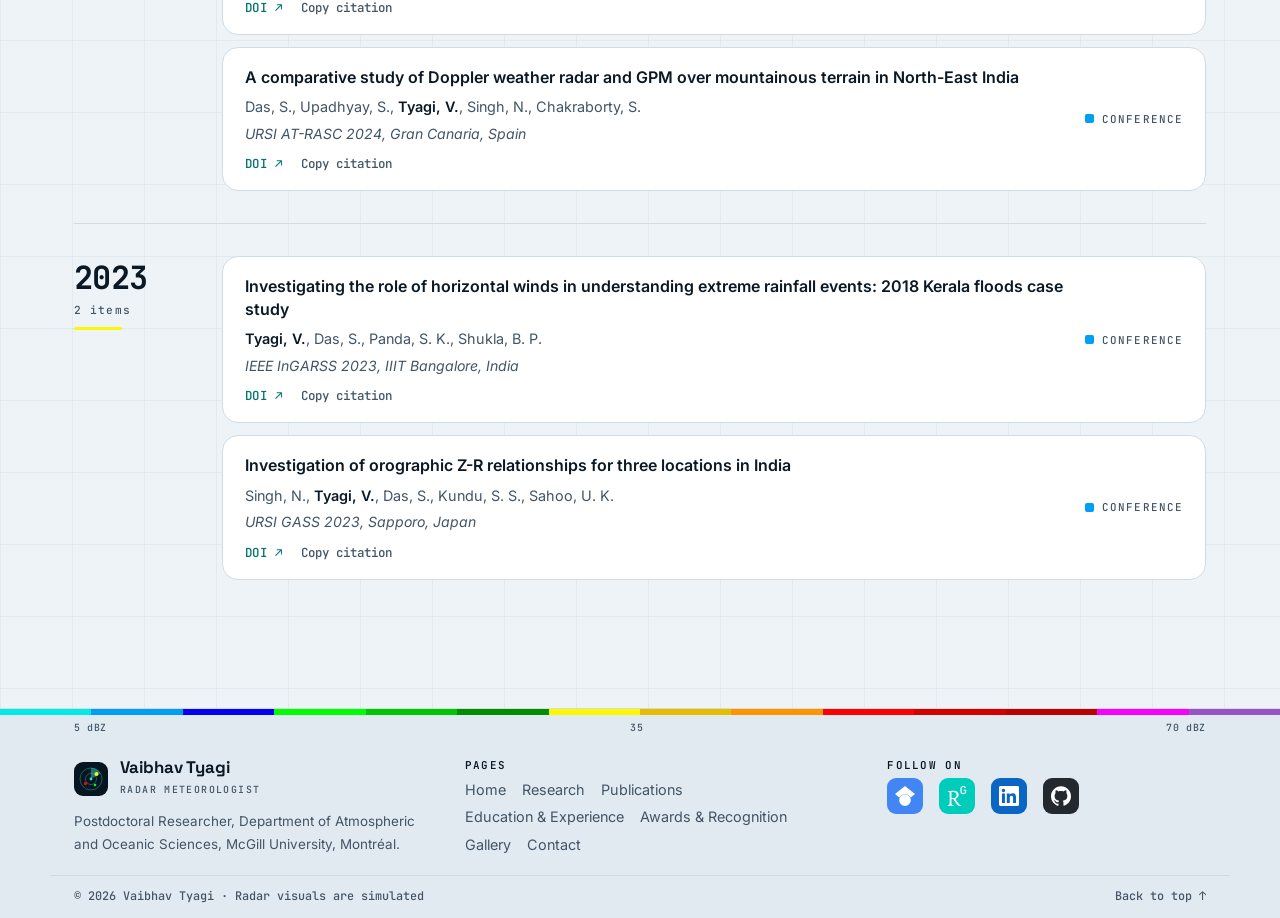
<file: publications.html>
<!doctype html>
<html lang="en" data-theme="light">
<head>
  <meta charset="utf-8">
  <meta name="viewport" content="width=1280">
  <title>Publications — Dr. Vaibhav Tyagi</title>
  <meta name="description" content="Journal articles, conference papers, book chapters and patents by Vaibhav Tyagi.">
  <link rel="icon" href="data:image/svg+xml,<svg xmlns='http://www.w3.org/2000/svg' viewBox='0 0 34 34'><rect width='34' height='34' rx='9' fill='%23071520'/><circle cx='17' cy='17' r='11' fill='none' stroke='%232ee6d6' stroke-opacity='.5'/><path d='M17 17 L17 6 A11 11 0 0 1 26.5 11.5 Z' fill='%232ee6d6' fill-opacity='.6'/><circle cx='22.5' cy='12' r='2' fill='%23fdf802'/><circle cx='11.5' cy='21.5' r='1.7' fill='%23fd0000'/></svg>">
  <link rel="preconnect" href="https://fonts.googleapis.com">
  <link rel="preconnect" href="https://fonts.gstatic.com" crossorigin>
  <link href="https://fonts.googleapis.com/css2?family=Inter:wght@400;500;600&family=JetBrains+Mono:wght@500;600&family=Space+Grotesk:wght@500;600;700&display=swap" rel="stylesheet">
  <link rel="stylesheet" href="styles.css">
  <script>try { document.documentElement.dataset.theme = localStorage.getItem('vt-theme-v2') || 'light'; } catch (e) {}</script>
</head>
<body data-page="publications">
  <header id="site-header"></header>

  <main>
    <section class="page-hero">
      <canvas class="flow-bg" data-flow data-flow-sparse aria-hidden="true"></canvas>
      <div class="container">
        <h1>Publications</h1>
        <p class="page-hero__lead">For the complete and up-to-date list of publications, please see my
          <a href="https://scholar.google.com/citations?user=BVE2X2sAAAAJ&hl=en" target="_blank" rel="noopener">Google Scholar</a> and
          <a href="https://www.researchgate.net/profile/Vaibhav-Tyagi-14" target="_blank" rel="noopener">ResearchGate</a> profiles.</p>
      </div>
    </section>

    <section class="section section--tight">
      <div class="container">
        <div class="pub-controls">
          <div class="chips" id="pubFilters" role="group" aria-label="Filter publications"></div>
          <label class="search">
            <svg viewBox="0 0 24 24" width="16" height="16" fill="none" stroke="currentColor" stroke-width="2"><circle cx="11" cy="11" r="7"/><path d="m20 20-3.5-3.5"/></svg>
            <input type="search" id="pubSearch" placeholder="Search title, venue, co-author…" aria-label="Search publications">
          </label>
        </div>
        <div id="pubGroups"></div>
        <p class="empty" id="pubEmpty" hidden>No echoes found. Try another search.</p>
      </div>
    </section>
  </main>

  <footer id="site-footer" class="footer"></footer>
  <div class="toast" id="toast" role="status" aria-live="polite"></div>
  <script src="data.js"></script>
  <script src="viz.js"></script>
  <script src="site.js"></script>
</body>
</html>
</file>
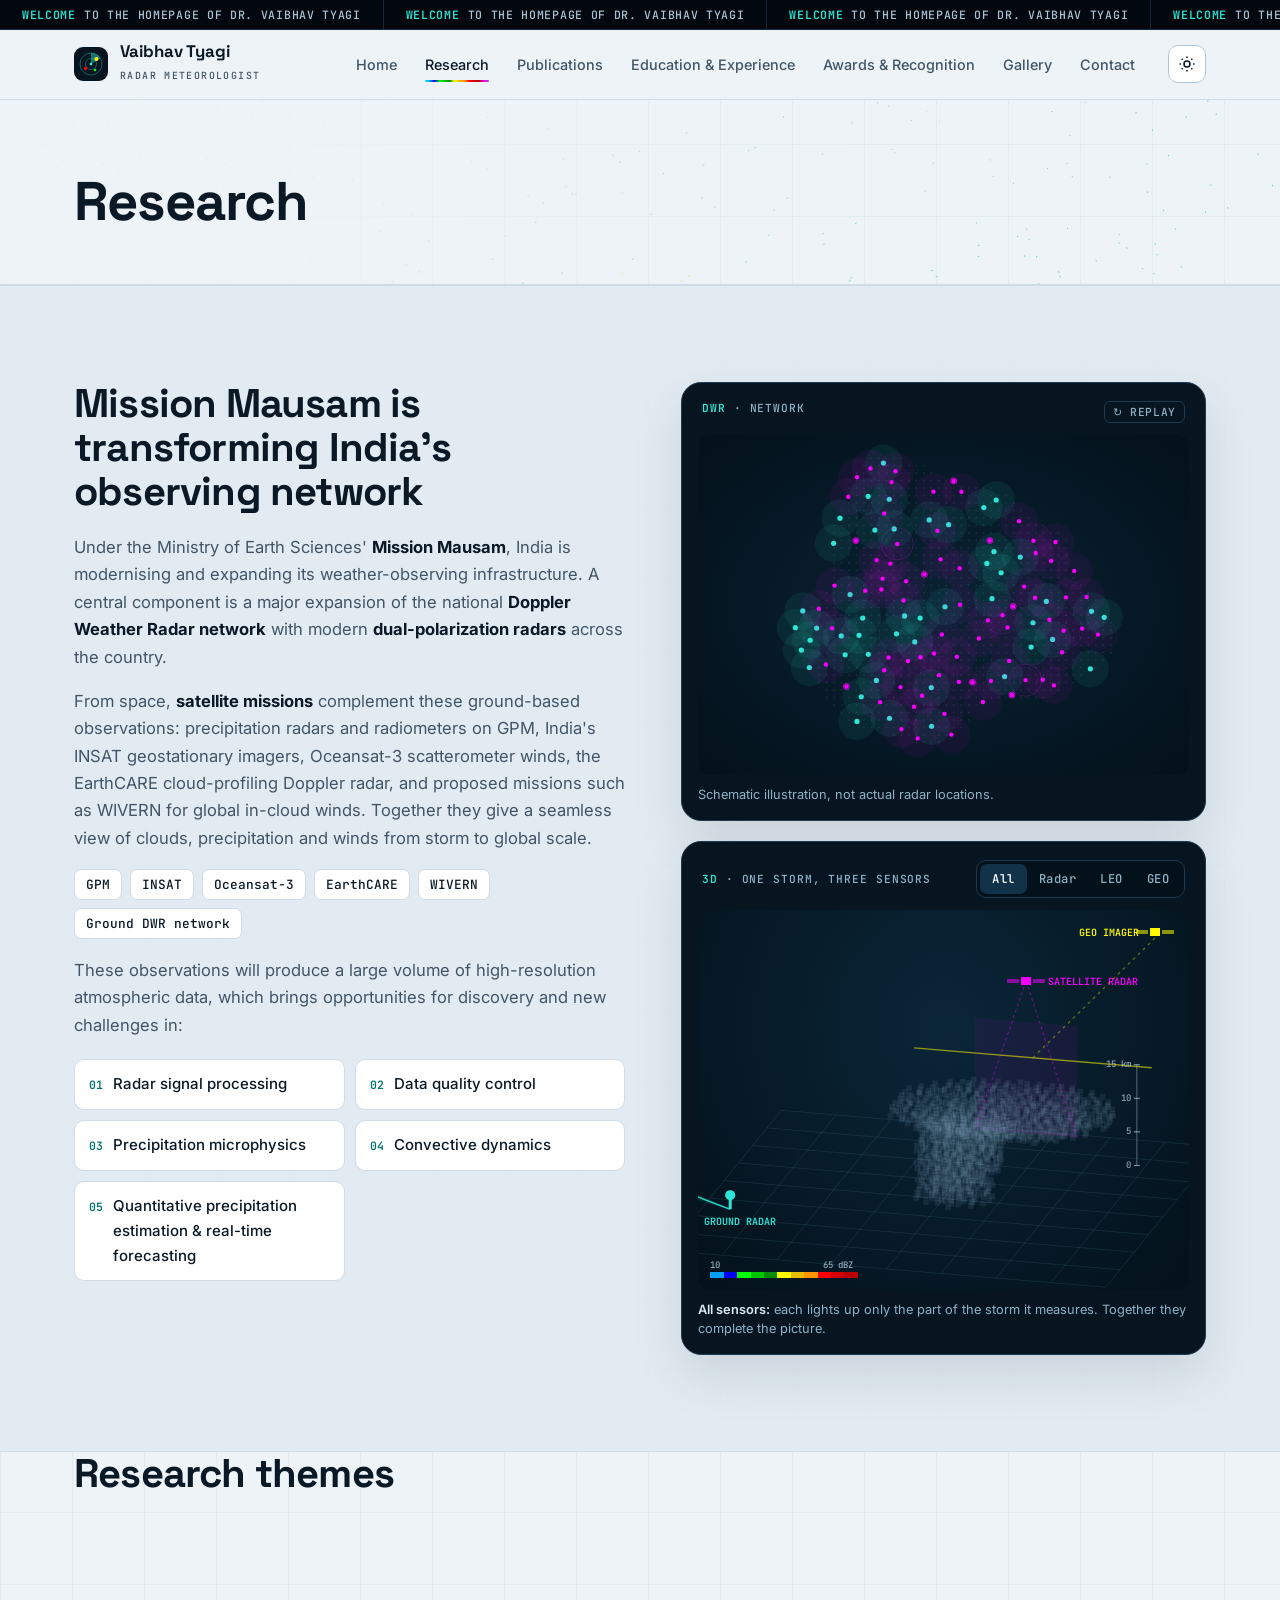
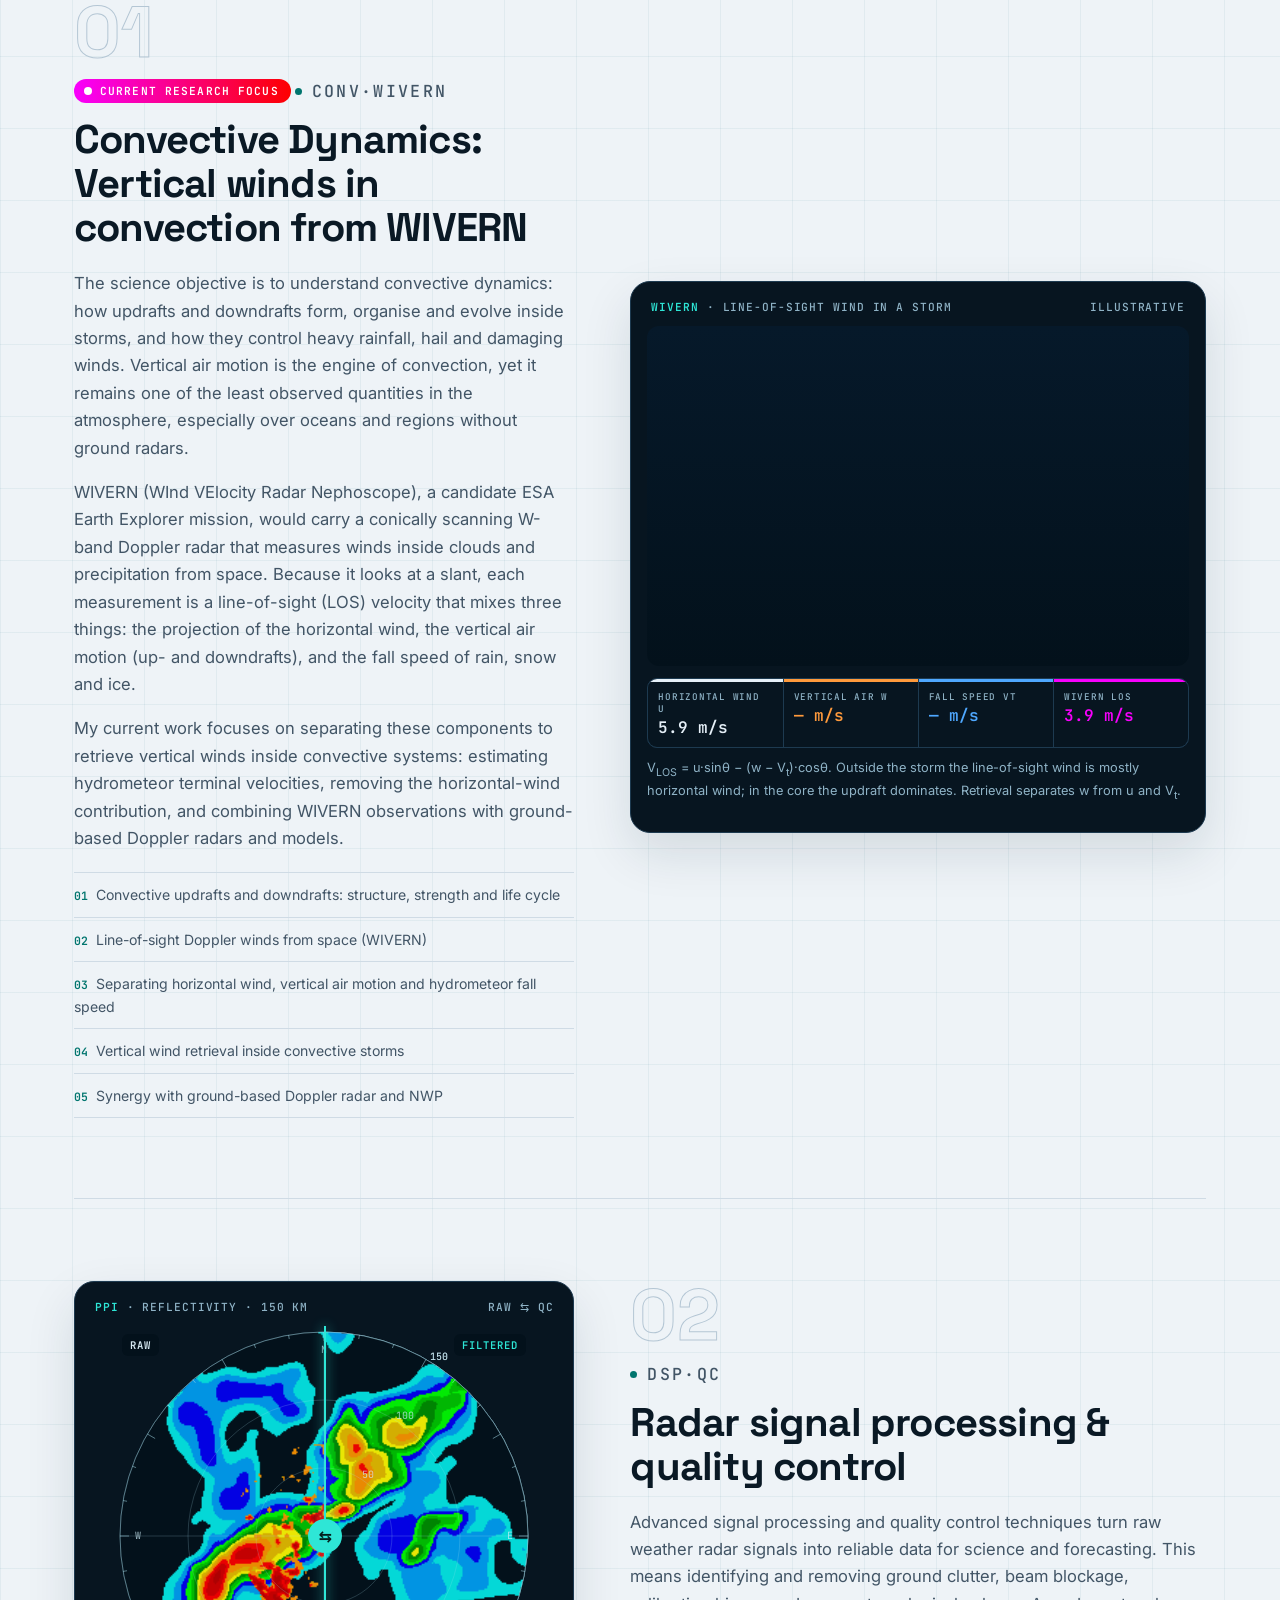
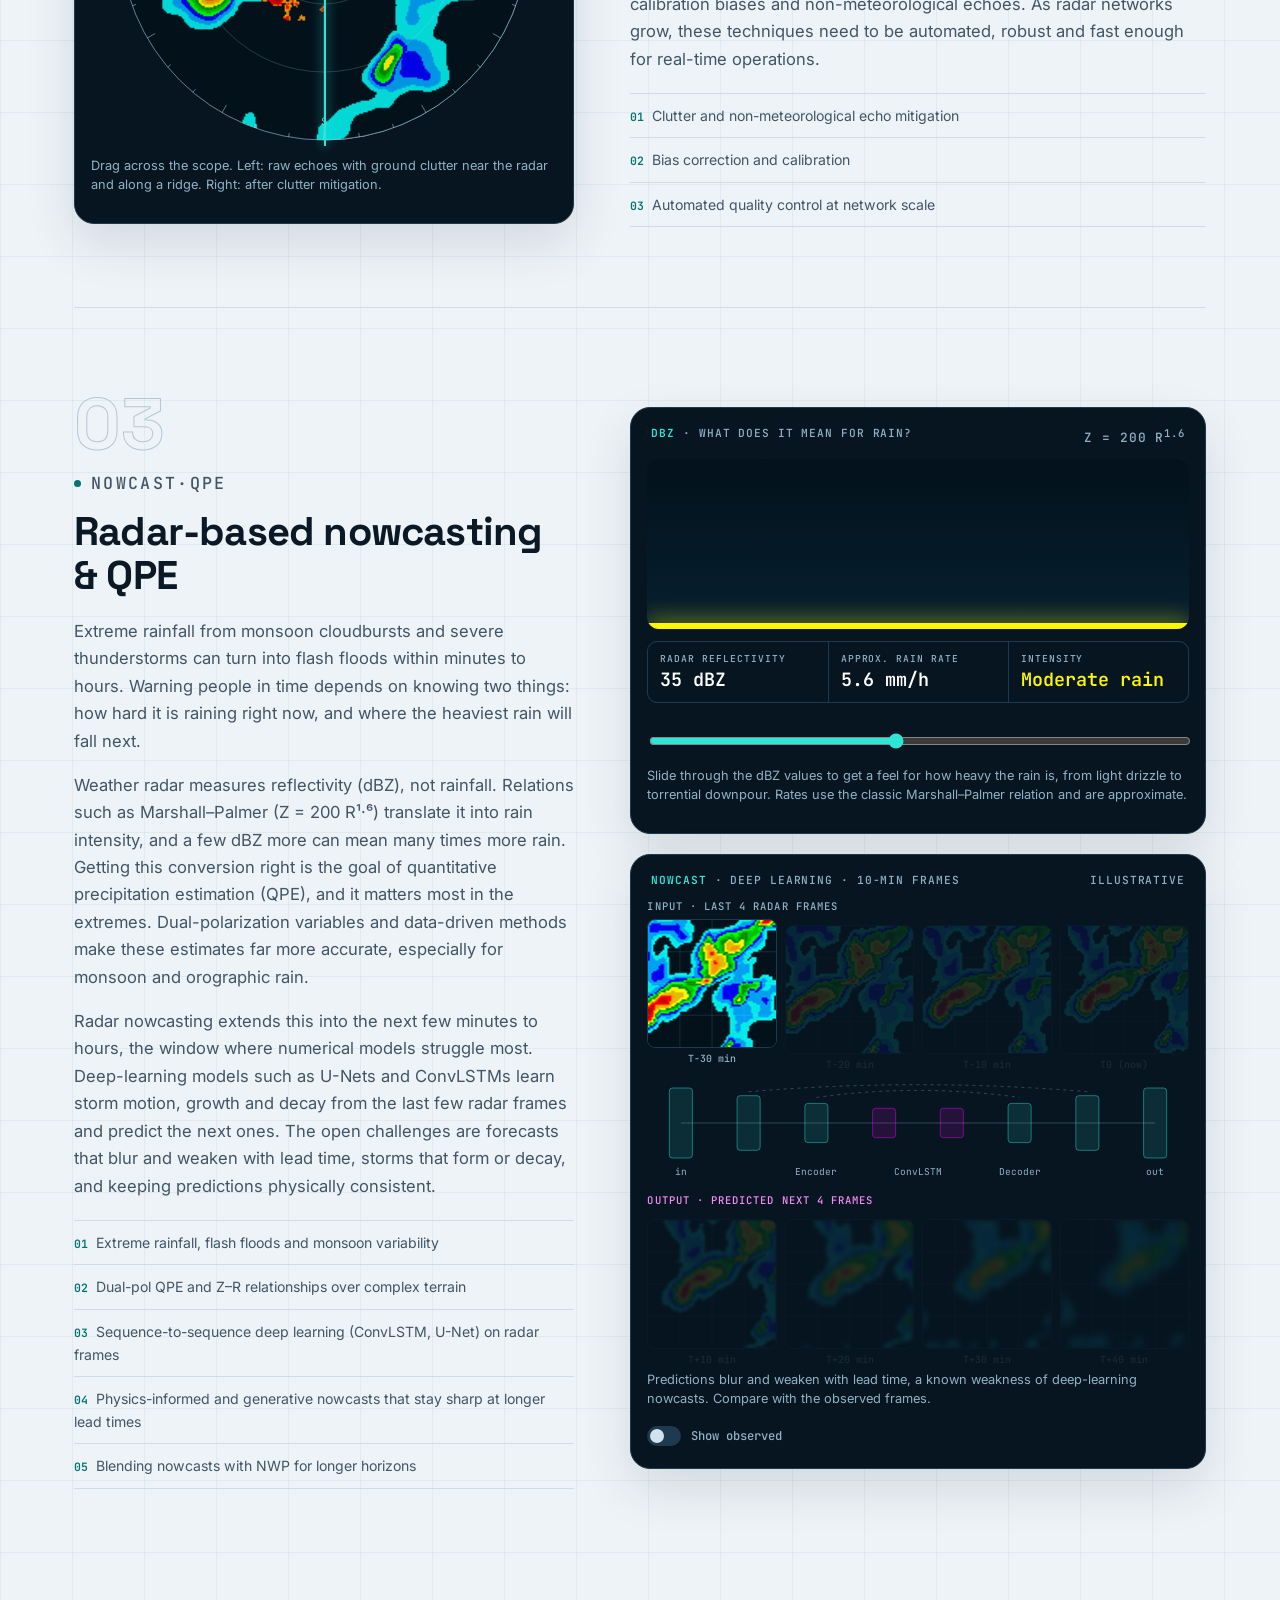
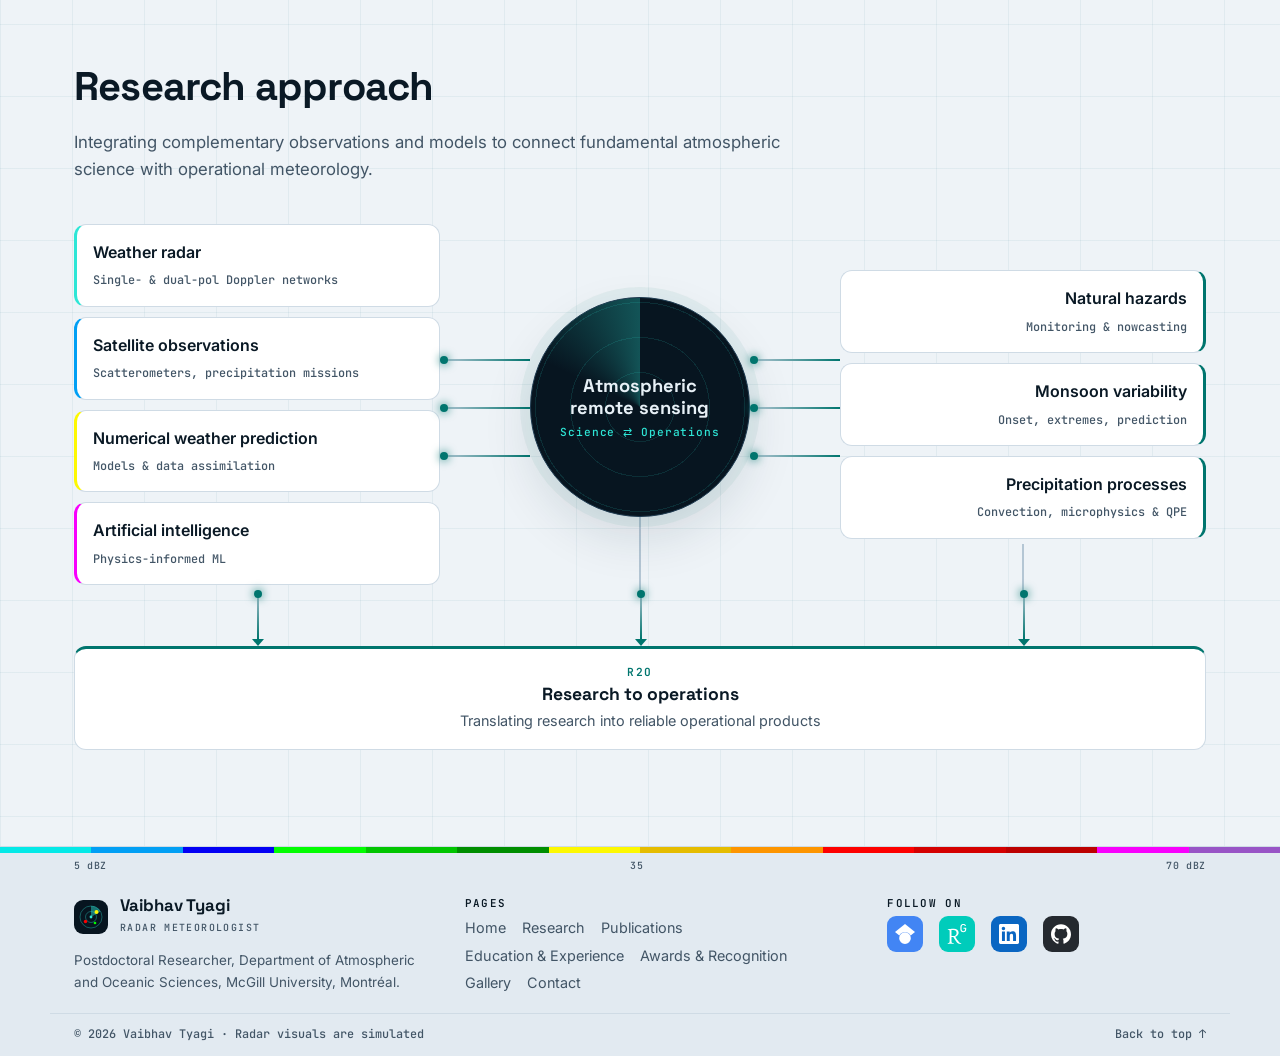
<file: research.html>
<!doctype html>
<html lang="en" data-theme="light">
<head>
  <meta charset="utf-8">
  <meta name="viewport" content="width=1280">
  <title>Research — Dr. Vaibhav Tyagi</title>
  <meta name="description" content="Research of Vaibhav Tyagi: radar signal processing and quality control, radar-based nowcasting and QPE, convection, and satellite remote sensing, in the context of Mission Mausam and spaceborne missions.">
  <link rel="icon" href="data:image/svg+xml,<svg xmlns='http://www.w3.org/2000/svg' viewBox='0 0 34 34'><rect width='34' height='34' rx='9' fill='%23071520'/><circle cx='17' cy='17' r='11' fill='none' stroke='%232ee6d6' stroke-opacity='.5'/><path d='M17 17 L17 6 A11 11 0 0 1 26.5 11.5 Z' fill='%232ee6d6' fill-opacity='.6'/><circle cx='22.5' cy='12' r='2' fill='%23fdf802'/><circle cx='11.5' cy='21.5' r='1.7' fill='%23fd0000'/></svg>">
  <link rel="preconnect" href="https://fonts.googleapis.com">
  <link rel="preconnect" href="https://fonts.gstatic.com" crossorigin>
  <link href="https://fonts.googleapis.com/css2?family=Inter:wght@400;500;600&family=JetBrains+Mono:wght@500;600&family=Space+Grotesk:wght@500;600;700&display=swap" rel="stylesheet">
  <link rel="stylesheet" href="styles.css">
  <script>try { document.documentElement.dataset.theme = localStorage.getItem('vt-theme-v2') || 'light'; } catch (e) {}</script>
</head>
<body data-page="research">
  <header id="site-header"></header>

  <main>
    <!-- Mission Mausam + spaceborne missions -->
    <section class="page-hero">
      <canvas class="flow-bg" data-flow data-flow-sparse aria-hidden="true"></canvas>
      <div class="container"><h1>Research</h1></div>
    </section>

    <section class="section section--panel">
      <div class="container mausam">
        <div class="mausam__text reveal">
          <h2 class="mausam__title">Mission Mausam is transforming India's observing network</h2>
          <p>Under the Ministry of Earth Sciences' <strong>Mission Mausam</strong>, India is modernising and expanding its weather-observing infrastructure. A central component is a major expansion of the national <strong>Doppler Weather Radar network</strong> with modern <strong>dual-polarization radars</strong> across the country.</p>
          <p>From space, <strong>satellite missions</strong> complement these ground-based observations: precipitation radars and radiometers on GPM, India's INSAT geostationary imagers, Oceansat-3 scatterometer winds, the EarthCARE cloud-profiling Doppler radar, and proposed missions such as WIVERN for global in-cloud winds. Together they give a seamless view of clouds, precipitation and winds from storm to global scale.</p>
          <div class="tags mausam__missions"><span>GPM</span><span>INSAT</span><span>Oceansat-3</span><span>EarthCARE</span><span>WIVERN</span><span>Ground DWR network</span></div>
          <p>These observations will produce a large volume of high-resolution atmospheric data, which brings opportunities for discovery and new challenges in:</p>
          <ul class="challenges">
            <li><span>01</span>Radar signal processing</li>
            <li><span>02</span>Data quality control</li>
            <li><span>03</span>Precipitation microphysics</li>
            <li><span>04</span>Convective dynamics</li>
            <li><span>05</span>Quantitative precipitation estimation &amp; real-time forecasting</li>
          </ul>
        </div>
        <div class="mausam__figs">
          <figure class="demo network reveal" data-network>
            <div class="demo__bar"><span><b>DWR</b> · Network</span><button class="replay" data-replay>↻ Replay</button></div>
            <div class="demo__stage network__stage"><canvas role="img" aria-label="Illustration of a weather radar network expanding with new dual-polarization radars"></canvas></div>
            <figcaption class="demo__hint">Schematic illustration, not actual radar locations.</figcaption>
          </figure>
          <figure class="demo storm3d reveal" data-storm3d>
            <div class="demo__bar">
              <span><b>3D</b> · One storm, three sensors</span>
              <div class="seg" role="group" aria-label="Sensor">
                <button class="is-on" data-sensor="all" aria-pressed="true">All</button>
                <button data-sensor="dwr" aria-pressed="false">Radar</button>
                <button data-sensor="leo" aria-pressed="false">LEO</button>
                <button data-sensor="geo" aria-pressed="false">GEO</button>
              </div>
            </div>
            <div class="demo__stage storm3d__stage"><canvas role="img" aria-label="Animated 3D storm observed by a ground Doppler radar, a satellite radar passing overhead and a geostationary imager"></canvas></div>
            <figcaption class="demo__hint storm3d__hud" data-hud aria-live="polite"></figcaption>
          </figure>
        </div>
      </div>
    </section>

    <section class="section section--flush">
      <div class="container"><h2>Research themes</h2></div>
      <div class="container" id="areaDetails"></div>
    </section>


        <!-- Approach: four streams -->
    <section class="section">
      <div class="container">
        <h2>Research approach</h2>
        <p class="section__lead">Integrating complementary observations and models to connect fundamental atmospheric science with operational meteorology.</p>
        <div class="fusion reveal">
          <ul class="fusion__in">
            <li style="--c:#2ee6d6"><b>Weather radar</b><small>Single- &amp; dual-pol Doppler networks</small></li>
            <li style="--c:#019ff4"><b>Satellite observations</b><small>Scatterometers, precipitation missions</small></li>
            <li style="--c:#fdf802"><b>Numerical weather prediction</b><small>Models &amp; data assimilation</small></li>
            <li style="--c:#f800fd"><b>Artificial intelligence</b><small>Physics-informed ML</small></li>
          </ul>
          <div class="fusion__wire" aria-hidden="true"><i></i><i></i><i></i></div>
          <div class="fusion__mid">
            <div class="fusion__core">
              <div class="fusion__scope" aria-hidden="true"><span></span></div>
              <b>Atmospheric<br>remote sensing</b>
              <small>Science ⇄ Operations</small>
            </div>
          </div>
          <div class="fusion__wire" aria-hidden="true"><i></i><i></i><i></i></div>
          <ul class="fusion__out">
            <li><b>Natural hazards</b><small>Monitoring &amp; nowcasting</small></li>
            <li><b>Monsoon variability</b><small>Onset, extremes, prediction</small></li>
            <li><b>Precipitation processes</b><small>Convection, microphysics &amp; QPE</small></li>
          </ul>
          <div class="fusion__wire fusion__wire--down fusion__wire--l" aria-hidden="true"><i></i></div>
          <div class="fusion__wire fusion__wire--down" aria-hidden="true"><i></i></div>
          <div class="fusion__wire fusion__wire--down fusion__wire--r" aria-hidden="true"><i></i></div>
          <div class="fusion__r2o">
            <span>R2O</span>
            <b>Research to operations</b>
            <small>Translating research into reliable operational products</small>
          </div>
        </div>
      </div>
    </section>

  </main>

  <footer id="site-footer" class="footer"></footer>
  <div class="toast" id="toast" role="status" aria-live="polite"></div>
  <script src="data.js"></script>
  <script src="viz.js?v=2"></script>
  <script src="site.js"></script>
</body>
</html>
</file>
<file: styles.css>
/* =========================================================
   Radar-console theme. Dark "scope" by default, light "chart" mode.
   Accent colours come from the NWS reflectivity (dBZ) scale.
   ========================================================= */
:root {
  --bg: #050c14;
  --bg-2: #08131e;
  --panel: #0b1824;
  --panel-2: #0f2030;
  --text: #e7f0f6;
  --muted: #9fb4c4;
  --line: #1a2d40;
  --line-2: #26425c;
  --accent: #2ee6d6;
  --accent-ink: #03201d;
  --hi: #ffd23f;
  --grid: rgba(46, 230, 214, .045);
  --shadow: 0 24px 60px rgba(0, 0, 0, .45);
  --radius: 16px;
  --maxw: 1180px;
  --font: "Inter", system-ui, -apple-system, "Segoe UI", sans-serif;
  --display: "Space Grotesk", var(--font);
  --mono: "JetBrains Mono", ui-monospace, "Cascadia Mono", Consolas, monospace;
  --dbz: linear-gradient(90deg, #04e9e7, #019ff4, #0300f4, #02fd02, #01c501, #008e00, #fdf802, #e5bc00, #fd9500, #fd0000, #d40000, #bc0000, #f800fd, #9854c6);
  color-scheme: dark;
}
:root[data-theme="light"] {
  --bg: #eef3f7;
  --bg-2: #e2eaf1;
  --panel: #ffffff;
  --panel-2: #f5f8fb;
  --text: #0a1925;
  --muted: #425566;
  --line: #cfdbe5;
  --line-2: #b4c6d4;
  --accent: #00756e;
  --accent-ink: #ffffff;
  --hi: #a15c00;
  --grid: rgba(0, 90, 120, .06);
  --shadow: 0 20px 50px rgba(15, 40, 60, .12);
  color-scheme: light;
}

/* Cross-page transitions */
@view-transition { navigation: auto; }
::view-transition-old(root) { animation: vt-out .2s ease both; }
::view-transition-new(root) { animation: vt-in .4s cubic-bezier(.2, .7, .2, 1) both; }
@keyframes vt-out { to { opacity: 0; filter: blur(4px); } }
@keyframes vt-in { from { opacity: 0; transform: translateY(12px); filter: blur(4px); } }
.site-head { view-transition-name: site-head; }

* { box-sizing: border-box; }
html { scroll-behavior: smooth; scroll-padding-top: 100px; }
body {
  margin: 0; color: var(--text); font: 16px/1.65 var(--font); -webkit-font-smoothing: antialiased; overflow-x: hidden;
  background-color: var(--bg);
  background-image: linear-gradient(var(--grid) 1px, transparent 1px), linear-gradient(90deg, var(--grid) 1px, transparent 1px);
  background-size: 72px 72px;
}
h1, h2, h3 { font-family: var(--display); line-height: 1.1; margin: 0 0 .5em; letter-spacing: -.02em; }
h1 { font-size: clamp(2.6rem, 6.5vw, 5rem); font-weight: 700; }
h2 { font-size: clamp(1.7rem, 3.4vw, 2.5rem); }
h3 { font-size: 1.15rem; }
p { margin: 0 0 1em; }
a { color: var(--accent); text-decoration: none; }
a:hover { text-decoration: underline; text-underline-offset: 3px; }
::selection { background: var(--accent); color: var(--accent-ink); }
.container { max-width: var(--maxw); margin: 0 auto; padding: 0 24px; }
.mono { font-family: var(--mono); }

/* Instrument-style label: "● PRODUCT 02 · RESEARCH" */
.tag {
  display: inline-flex; align-items: center; gap: 10px; font: 500 .74rem/1 var(--mono); letter-spacing: .14em;
  text-transform: uppercase; color: var(--accent); margin: 0 0 18px;
}
.tag::before { content: ""; width: 7px; height: 7px; border-radius: 50%; background: var(--accent); box-shadow: 0 0 0 0 var(--accent); animation: blip 2.4s infinite; }
@keyframes blip { 0% { box-shadow: 0 0 0 0 color-mix(in srgb, var(--accent) 60%, transparent); } 70%, 100% { box-shadow: 0 0 0 9px transparent; } }

/* ---------- Header: ticker + nav ---------- */
.site-head { position: sticky; top: 0; z-index: 50; }
.ticker {
  background: #02080e; color: #a9c3d3; border-bottom: 1px solid #13283a; overflow: hidden; height: 30px;
  font: 500 .72rem/30px var(--mono); letter-spacing: .06em; text-transform: uppercase; white-space: nowrap;
}
.ticker__track { display: inline-flex; animation: tick 60s linear infinite; }
.ticker:hover .ticker__track { animation-play-state: paused; }
.ticker__item { padding: 0 22px; border-right: 1px solid #13283a; }
.ticker__item b { color: #2ee6d6; font-weight: 600; margin-right: 8px; }
.ticker__item .hot { color: #ffd23f; }
@keyframes tick { to { transform: translateX(-50%); } }
.nav {
  background: color-mix(in srgb, var(--bg) 92%, transparent); backdrop-filter: blur(16px) saturate(1.2);
  -webkit-backdrop-filter: blur(16px) saturate(1.2); border-bottom: 1px solid var(--line); position: relative;
}
.nav__inner { max-width: var(--maxw); margin: 0 auto; padding: 12px 24px; display: flex; align-items: center; gap: 20px; }
.brand { display: inline-flex; align-items: center; gap: 12px; color: var(--text); white-space: nowrap; }
.brand:hover { text-decoration: none; }
.brand__mark { width: 34px; height: 34px; flex: none; }
.brand__sweep { transform-origin: 17px 17px; animation: spin 4s linear infinite; }
@keyframes spin { to { transform: rotate(360deg); } }
.brand__name { font: 700 1.05rem var(--display); display: block; line-height: 1.1; }
.brand__sub { font: 500 .62rem var(--mono); letter-spacing: .14em; color: var(--muted); text-transform: uppercase; }
.nav__links { display: flex; gap: 2px; margin-left: auto; }
.nav__links a {
  color: var(--muted); font-size: .9rem; font-weight: 500; padding: 8px 13px; border-radius: 8px; position: relative;
  transition: color .2s, background .2s;
}
.nav__links a:hover { color: var(--text); background: var(--panel-2); text-decoration: none; }
.nav__links a.is-active { color: var(--text); }
.nav__links a.is-active::after {
  content: ""; position: absolute; left: 13px; right: 13px; bottom: 2px; height: 2px; border-radius: 2px; background: var(--dbz);
}
.nav__actions { display: flex; gap: 6px; }
.icon-btn {
  display: grid; place-items: center; width: 38px; height: 38px; border-radius: 10px; border: 1px solid var(--line-2);
  background: var(--panel); color: var(--text); cursor: pointer; transition: border-color .2s;
}
.icon-btn:hover { border-color: var(--accent); }
.i-sun { display: none; }
:root[data-theme="light"] .i-sun { display: block; }
:root[data-theme="light"] .i-moon { display: none; }
.nav__menu { display: none; }
.nav__progress { position: absolute; left: 0; bottom: -1px; height: 2px; width: 100%; background: var(--dbz); transform-origin: 0 50%; transform: scaleX(0); }

/* ---------- Buttons ---------- */
.btn {
  display: inline-flex; align-items: center; gap: 10px; padding: 12px 22px; border-radius: 10px; font: 600 .95rem var(--font);
  border: 1px solid transparent; cursor: pointer; transition: transform .15s, background .2s, border-color .2s, box-shadow .2s, color .2s;
}
.btn:hover { text-decoration: none; transform: translateY(-2px); }
.btn--primary { background: var(--accent); color: var(--accent-ink); box-shadow: 0 0 0 0 transparent; }
.btn--primary:hover { box-shadow: 0 10px 30px color-mix(in srgb, var(--accent) 35%, transparent); }
.btn--ghost { background: var(--panel); color: var(--text); border-color: var(--line-2); }
.btn--ghost:hover { border-color: var(--accent); }
.btn .arr, .link-arrow .arr { transition: transform .2s; display: inline-block; }
.btn:hover .arr, .link-arrow:hover .arr { transform: translateX(4px); }
.link-arrow { font-weight: 600; font-size: .95rem; white-space: nowrap; }
.link-arrow:hover { text-decoration: none; }

/* ---------- Home hero ---------- */
.hero { position: relative; padding: 56px 0 72px; overflow: hidden; }
.hero::before {
  content: ""; position: absolute; inset: -20% -10% auto auto; width: 70vw; height: 70vw; max-width: 900px; max-height: 900px;
  background: radial-gradient(circle, color-mix(in srgb, var(--accent) 12%, transparent), transparent 60%); pointer-events: none;
}
.hero__grid { position: relative; display: grid; grid-template-columns: 1.15fr 1fr; gap: 56px; align-items: start; }
.hero h1 { margin-bottom: .15em; animation: rise .8s cubic-bezier(.2, .7, .2, 1) both; }
.hero h1 small { display: block; font: 500 .9rem var(--mono); letter-spacing: .14em; color: var(--muted); margin-bottom: 10px; }
.hero__role {
  font: 600 clamp(1.2rem, 2.4vw, 1.6rem) var(--display); margin: 0 0 18px; animation: rise .8s .08s both;
  background: var(--dbz); -webkit-background-clip: text; background-clip: text; color: transparent; background-size: 200% 100%;
  animation: rise .8s .08s both, shimmer 8s linear infinite;
}
@keyframes shimmer { to { background-position: -200% 0; } }
:root[data-theme="light"] .hero__role { background-image: linear-gradient(90deg, #0369a1, #00756e, #15803d, #a15c00, #b91c1c, #a21caf, #0369a1); }
.hero__lead { font-size: 1.15rem; color: var(--muted); max-width: 34em; animation: rise .8s .16s both; }
.hero__lead strong { color: var(--text); font-weight: 600; }
.hero__cta { display: flex; gap: 12px; flex-wrap: wrap; margin: 28px 0 36px; animation: rise .8s .24s both; }
.hero__contact { list-style: none; margin: 0; padding: 16px 0 0; border-top: 1px solid var(--line); display: grid; gap: 10px; animation: rise .8s .32s both; }
.hero__contact li { display: grid; grid-template-columns: 72px 1fr; gap: 12px; align-items: baseline; font-size: .92rem; }
.hero__contact span { font: 600 .7rem var(--mono); letter-spacing: .12em; text-transform: uppercase; color: var(--accent); }
.hero__contact a { color: var(--text); overflow-wrap: anywhere; }
.hero__contact address { font-style: normal; color: var(--muted); line-height: 1.5; }
.hero__contact .hero__emails { font: inherit; letter-spacing: normal; text-transform: none; color: var(--text); line-height: 1.6; }
.hero__contact .hero__emails small { color: var(--muted); font-size: .8rem; }
@keyframes rise { from { opacity: 0; transform: translateY(18px); } }

.readouts { display: grid; grid-template-columns: repeat(4, 1fr); border: 1px solid var(--line-2); border-radius: 12px; overflow: hidden; margin: 0; animation: rise .8s .32s both; }
.readout { padding: 14px 16px; background: var(--panel); border-right: 1px solid var(--line); }
.readout:last-child { border-right: 0; }
.readout dt { font: 500 .64rem var(--mono); letter-spacing: .12em; text-transform: uppercase; color: var(--muted); }
.readout dd { margin: 4px 0 0; font: 600 1.8rem/1 var(--mono); color: var(--text); }
.readout dd small { font-size: .7rem; color: var(--accent); margin-left: 4px; }

/* Radar scope panel */
.scope-panel {
  margin: 0; background: #071520; border: 1px solid #1d3a50; border-radius: 22px; padding: 16px; color: #d9ecf5;
  box-shadow: var(--shadow), inset 0 0 0 1px rgba(46, 230, 214, .05); animation: rise .9s .2s both; position: relative;
}
.scope-panel__bar { display: flex; justify-content: space-between; gap: 12px; font: 500 .7rem var(--mono); letter-spacing: .08em; color: #8fb3c6; text-transform: uppercase; padding: 2px 4px 12px; }
.scope-panel__bar b { color: #2ee6d6; font-weight: 600; }
.scope-panel canvas { display: block; width: 100%; aspect-ratio: 1; }
.scope-panel__controls { display: flex; justify-content: space-between; align-items: center; gap: 10px; flex-wrap: wrap; margin-top: 12px; }
.seg { display: inline-flex; background: #03111b; border: 1px solid #1d3a50; border-radius: 10px; padding: 3px; }
.seg button {
  font: 500 .76rem var(--mono); letter-spacing: .04em; color: #8fb3c6; background: none; border: 0; padding: 7px 12px; border-radius: 7px; cursor: pointer;
}
.seg button.is-on { background: #12324a; color: #fff; }
.switch {
  display: inline-flex; align-items: center; gap: 10px; font: 500 .76rem var(--mono); color: #8fb3c6; background: none; border: 0; cursor: pointer; padding: 6px 0;
}
.switch span { width: 34px; height: 20px; border-radius: 999px; background: #1d3a50; position: relative; transition: background .2s; }
.switch span::after { content: ""; position: absolute; top: 3px; left: 3px; width: 14px; height: 14px; border-radius: 50%; background: #cfe3ee; transition: transform .2s; }
.switch.is-on { color: #fff; }
.switch.is-on span { background: #0f8f86; }
.switch.is-on span::after { transform: translateX(14px); }
.legend { margin-top: 12px; }
.legend__bar { height: 8px; border-radius: 4px; }
.legend__labels { display: flex; justify-content: space-between; font: 500 .64rem var(--mono); color: #8fb3c6; margin-top: 5px; }
.scope-panel figcaption, .demo__hint { font-size: .8rem; color: #8fb3c6; margin-top: 10px; line-height: 1.5; }

/* ---------- Page hero (inner pages) ---------- */
.page-hero { position: relative; padding: 72px 0 52px; overflow: hidden; border-bottom: 1px solid var(--line); }
.flow-bg { position: absolute; inset: 0; width: 100%; height: 100%; pointer-events: none; }
.page-hero::after { content: ""; position: absolute; inset: 0; background: linear-gradient(90deg, color-mix(in srgb, var(--bg) 85%, transparent) 20%, color-mix(in srgb, var(--bg) 10%, transparent) 75%); pointer-events: none; }
.page-hero .container { position: relative; z-index: 1; }
/* One title style for every inner page */
.page-hero h1 { font-size: clamp(2.2rem, 4.6vw, 3.4rem); max-width: 18em; margin-bottom: .35em; animation: rise .6s both; }
.page-hero h1:last-child { margin-bottom: 0; }
.page-hero__lead { color: var(--muted); font-size: 1.12rem; max-width: 38em; margin: 0; animation: rise .6s .08s both; }
.page-hero__lead a { font-weight: 500; }

/* ---------- Sections ---------- */
.section { padding: 96px 0; position: relative; }
.section--tight { padding: 48px 0 96px; }
.section--flush { padding: 0; }
.section--panel { background: color-mix(in srgb, var(--bg-2) 85%, transparent); border-block: 1px solid var(--line); }
.section__head { display: flex; justify-content: space-between; align-items: end; gap: 24px; margin-bottom: 36px; }
.section__head h2 { margin: 0; }
.section__lead { color: var(--muted); max-width: 44em; font-size: 1.05rem; }
.two-col { display: grid; grid-template-columns: 1fr 1.5fr; gap: 56px; }
.split { display: grid; grid-template-columns: 1.65fr 1fr; gap: 40px; align-items: start; }
.prose p { color: var(--muted); font-size: 1.06rem; }
.prose strong { color: var(--text); font-weight: 600; }

/* Panels share a cursor-follow glow */
.panel {
  position: relative; isolation: isolate; background: var(--panel); border: 1px solid var(--line); border-radius: var(--radius);
  transition: transform .25s, border-color .25s, box-shadow .25s;
}
.panel::after {
  content: ""; position: absolute; inset: 0; border-radius: inherit; z-index: -1; opacity: 0; transition: opacity .3s; pointer-events: none;
  background: radial-gradient(360px circle at var(--mx, 50%) var(--my, 50%), color-mix(in srgb, var(--accent) 10%, transparent), transparent 70%);
}
.panel:hover::after { opacity: 1; }
.panel:hover { border-color: var(--line-2); }

/* Product cards (home) */
.products { display: grid; grid-template-columns: repeat(3, 1fr); gap: 14px; }
.product { display: flex; flex-direction: column; padding: 22px; color: inherit; min-height: 250px; }
.product:hover { text-decoration: none; transform: translateY(-4px); box-shadow: var(--shadow); }
.product__code { font: 600 .7rem var(--mono); letter-spacing: .12em; color: var(--muted); display: flex; justify-content: space-between; }
.product__code b { color: var(--accent); font-weight: 600; }
.product__scale { height: 4px; border-radius: 2px; margin: 14px 0 22px; }
.product h3 { margin-bottom: 8px; }
.product p { color: var(--muted); font-size: .93rem; margin: 0 0 18px; }
.product .link-arrow { margin-top: auto; font-size: .88rem; }
.scale--dbz { background: var(--dbz); }
.scale--wind { background: linear-gradient(90deg, #3b6fd8, #1fb5c9, #3ccf7a, #c6e04a, #f5b83d, #f0643a); }
.scale--rain { background: linear-gradient(90deg, #02fd02, #01c501, #fdf802, #fd9500, #fd0000, #f800fd); }
.scale--scat { background: linear-gradient(90deg, #0b3c66, #1f7fb8, #45c1e0, #a8eaf5); }

/* Publications (shared) */
.pubs { list-style: none; padding: 0; margin: 0; display: grid; gap: 12px; }
.pub { display: grid; grid-template-columns: 1fr auto; gap: 18px; padding: 18px 22px; animation: fadeUp .35s both; }
.pub__title { font-weight: 600; color: var(--text); margin: 0 0 6px; line-height: 1.45; }
.pub__authors { color: var(--muted); font-size: .9rem; margin: 0; }
.pub__authors b { color: var(--text); font-weight: 600; }
.pub__venue { font-size: .88rem; color: var(--muted); font-style: italic; margin: 3px 0 0; }
.pub__actions { display: flex; gap: 18px; margin-top: 10px; font: 500 .78rem var(--mono); letter-spacing: .04em; }
.pub__cite { background: none; border: 0; padding: 0; font: inherit; color: var(--muted); cursor: pointer; }
.pub__cite:hover { color: var(--accent); }
.pub__type { display: inline-flex; align-items: center; gap: 8px; font: 500 .68rem var(--mono); letter-spacing: .1em; text-transform: uppercase; color: var(--muted); white-space: nowrap; }
.pub__type::before { content: ""; width: 9px; height: 9px; border-radius: 2px; background: var(--c, var(--accent)); }
.pub__year-inline { font: 600 .78rem var(--mono); color: var(--accent); margin-bottom: 6px; display: block; }
@keyframes fadeUp { from { opacity: 0; transform: translateY(8px); } }

/* Bulletin (news) */
.bulletin { padding: 0; overflow: hidden; position: sticky; top: 120px; }
.bulletin__head { display: flex; justify-content: space-between; padding: 14px 20px; background: var(--panel-2); border-bottom: 1px solid var(--line); font: 600 .72rem var(--mono); letter-spacing: .12em; text-transform: uppercase; }
.bulletin__head span:last-child { color: var(--accent); }
.bulletin ol { list-style: none; margin: 0; padding: 6px 20px 14px; }
.bulletin li { display: grid; grid-template-columns: 72px 1fr; gap: 12px; padding: 12px 0; border-bottom: 1px dashed var(--line); }
.bulletin li:last-child { border-bottom: 0; }
.bulletin time { font: 600 .72rem/1.9 var(--mono); color: var(--accent); text-transform: uppercase; }
.bulletin p { margin: 0; font-size: .92rem; }

/* Awards */
.awards { display: grid; grid-template-columns: repeat(3, 1fr); gap: 14px; }
.award { padding: 20px 20px 20px 24px; animation: fadeUp .35s both; overflow: hidden; }
.award::before { content: ""; position: absolute; left: 0; top: 0; bottom: 0; width: 4px; background: var(--heat, var(--accent)); }
.award__year { font: 600 .74rem var(--mono); color: var(--muted); display: flex; align-items: center; gap: 8px; }
.award__year::before { content: ""; width: 8px; height: 8px; border-radius: 50%; background: var(--heat, var(--accent)); box-shadow: 0 0 10px var(--heat); }
.award h3 { font: 600 1rem/1.35 var(--font); margin: 8px 0 4px; letter-spacing: 0; }
.award p { color: var(--muted); font-size: .88rem; margin: 0; }
.heat-legend { display: flex; align-items: center; gap: 12px; font: 500 .72rem var(--mono); color: var(--muted); margin: 20px 0 0; }
.heat-legend i { width: 140px; height: 6px; border-radius: 3px; background: linear-gradient(90deg, #019ff4, #02fd02, #fdf802, #fd9500, #fd0000, #f800fd); }

/* CTA band */
.cta { padding: 96px 0; }
.cta__inner { position: relative; overflow: hidden; border-radius: 24px; padding: 64px 40px; text-align: center; background: #061723; border: 1px solid #1d3a50; color: #e7f0f6; }
.cta__inner .flow-bg { opacity: .9; }
.cta__inner::before { content: ""; position: absolute; inset: 0; background: radial-gradient(ellipse at center, rgba(6, 23, 35, .9) 30%, rgba(6, 23, 35, .3)); z-index: 1; }
.cta__inner > *:not(canvas) { position: relative; z-index: 2; }
.cta__inner h2 { color: #fff; }
.cta__inner p { color: #a9c3d3; max-width: 34em; margin: 0 auto 26px; }
.cta__inner .btn--primary { background: #2ee6d6; color: #03201d; }

/* ---------- Research ---------- */
.area { display: grid; grid-template-columns: 1fr 1.15fr; gap: 56px; align-items: center; padding: 80px 0; border-bottom: 1px solid var(--line); }
.area:last-child { border-bottom: 0; }
.area:nth-child(even) .area__text { order: 2; }
.area__num { font: 700 4.5rem/1 var(--display); color: transparent; -webkit-text-stroke: 1px var(--line-2); display: block; margin-bottom: 8px; }
.area__text p { color: var(--muted); font-size: 1.04rem; }
.area__demos { display: grid; gap: 20px; }
/* Pulsing "current research focus" badge */
.focus-badge { display: inline-flex; align-items: center; gap: 8px; margin: 0 0 12px; padding: 5px 12px 5px 10px; border-radius: 999px;
  font: 600 .7rem var(--mono); letter-spacing: .1em; text-transform: uppercase; color: #fff;
  background: linear-gradient(90deg, #f800fd, #fd0000); box-shadow: 0 0 0 0 rgba(248, 0, 253, .6); animation: focus-pulse 1.6s ease-in-out infinite; }
.focus-badge::before { content: ""; width: 8px; height: 8px; border-radius: 50%; background: #fff; animation: focus-blink 1s steps(2, start) infinite; }
@keyframes focus-pulse { 0%, 100% { box-shadow: 0 0 0 0 rgba(248, 0, 253, .55); } 50% { box-shadow: 0 0 0 8px rgba(248, 0, 253, 0); } }
@keyframes focus-blink { to { visibility: hidden; } }
@media (prefers-reduced-motion: reduce) { .focus-badge, .focus-badge::before { animation: none; } }
.area__papers { list-style: none; padding: 0; margin: 20px 0 0; border-top: 1px solid var(--line); }
.area__papers li { padding: 10px 0; border-bottom: 1px solid var(--line); font-size: .88rem; color: var(--muted); }
.area__papers li span { font: 600 .72rem var(--mono); color: var(--accent); margin-right: 8px; }
.demo { background: #071520; border: 1px solid #1d3a50; border-radius: 20px; padding: 16px; color: #d9ecf5; box-shadow: var(--shadow); }
.demo__bar { display: flex; justify-content: space-between; gap: 10px; font: 500 .7rem var(--mono); letter-spacing: .08em; text-transform: uppercase; color: #8fb3c6; padding: 2px 4px 12px; }
.demo__bar b { color: #2ee6d6; font-weight: 600; }
.demo__stage { position: relative; border-radius: 12px; overflow: hidden; background: #03111b; }
.demo__foot { display: flex; justify-content: space-between; align-items: center; gap: 12px; flex-wrap: wrap; margin-top: 10px; }
.demo__foot .demo__hint { margin: 0; }
/* compare slider */
.compare { position: relative; max-width: 420px; margin: 0 auto; aspect-ratio: 1; --split: 50%; background: none; cursor: ew-resize; touch-action: pan-y; user-select: none; }
.compare canvas { position: absolute; inset: 0; width: 100%; height: 100%; }
.compare [data-after] { clip-path: inset(0 0 0 var(--split)); }
.compare__line { position: absolute; top: 0; bottom: 0; left: var(--split); width: 2px; background: #2ee6d6; box-shadow: 0 0 12px #2ee6d6; pointer-events: none; }
.compare__line::after {
  content: "⇆"; position: absolute; top: 50%; left: 50%; transform: translate(-50%, -50%); width: 34px; height: 34px; border-radius: 50%;
  background: #2ee6d6; color: #03201d; display: grid; place-items: center; font-weight: 700;
}
/* Visually hidden; kept for keyboard users (pointer dragging is handled in viz.js) */
.compare input { position: absolute; left: 0; bottom: 0; width: 100%; height: 1px; opacity: 0; margin: 0; pointer-events: none; }
.compare:focus-within .compare__line { box-shadow: 0 0 0 2px #fff, 0 0 12px #2ee6d6; }
.compare__lbl { position: absolute; top: 8px; font: 600 .66rem var(--mono); letter-spacing: .1em; padding: 4px 8px; border-radius: 6px; background: rgba(3, 17, 27, .8); color: #d9ecf5; pointer-events: none; }
.compare__lbl--l { left: 8px; } .compare__lbl--r { right: 8px; color: #2ee6d6; }
.demo--flow .demo__stage { height: 360px; cursor: crosshair; }
.demo--flow canvas, .demo--scatt canvas { display: block; width: 100%; height: 100%; }
.demo--scatt .demo__stage { height: 360px; background: radial-gradient(ellipse at 40% 50%, #0b3350, #04182a); }
/* Z-R */
.demo--zr .demo__stage { height: 170px; background: linear-gradient(#03111b, #06202f); }
.demo--zr canvas { display: block; width: 100%; height: 100%; }
.demo--wivern .demo__stage { height: 340px; background: linear-gradient(#06192a, #03111b); }
.demo--wivern canvas { display: block; width: 100%; height: 100%; }
.wv__panel { display: grid; grid-template-columns: repeat(4, 1fr); gap: 1px; background: #1d3a50; border: 1px solid #1d3a50; border-radius: 10px; overflow: hidden; margin: 12px 0 0; }
.wv__panel div { background: #071520; padding: 9px 10px; border-top: 3px solid var(--c); }
.wv__panel dt { font: 500 .58rem var(--mono); letter-spacing: .08em; color: #8fb3c6; text-transform: uppercase; }
.wv__panel dd { margin: 2px 0 0; font: 600 1rem var(--mono); color: var(--c); }
@media (max-width: 640px) { .wv__panel { grid-template-columns: repeat(2, 1fr); } }
.zr__ground { position: absolute; left: 0; right: 0; bottom: 0; height: 6px; background: var(--zr); box-shadow: 0 0 22px var(--zr); transition: background .2s; }
.zr__panel { display: grid; grid-template-columns: repeat(3, 1fr); gap: 1px; background: #1d3a50; border: 1px solid #1d3a50; border-radius: 10px; overflow: hidden; margin-top: 12px; }
.zr__panel div { background: #071520; padding: 10px 12px; }
.zr__panel dt { font: 500 .6rem var(--mono); letter-spacing: .1em; color: #8fb3c6; text-transform: uppercase; }
.zr__panel dd { margin: 2px 0 0; font: 600 1.15rem var(--mono); color: #fff; }
.zr__panel dd[data-out="label"] { color: var(--zr); }
.zr__slider { width: 100%; margin-top: 14px; accent-color: #2ee6d6; }
.formula { font: 500 .8rem var(--mono); color: #8fb3c6; }

/* deep-learning nowcast demo */
.nc { display: grid; gap: 12px; }
.nc__lbl { display: block; font: 500 .66rem var(--mono); letter-spacing: .1em; text-transform: uppercase; color: #8fb3c6; margin-bottom: 6px; }
.nc__out .nc__lbl { color: #f78cf9; }
.nc__frames { display: grid; grid-template-columns: repeat(4, 1fr); gap: 8px; }
.nc__f { margin: 0; opacity: .12; transform: translateY(6px); transition: opacity .45s, transform .45s; }
.nc__f.is-on { opacity: 1; transform: none; }
.nc__f canvas { display: block; width: 100%; aspect-ratio: 1; max-width: 100%; border-radius: 8px; border: 1px solid #1d3a50; }
.nc__out .nc__f.is-on canvas { border-color: rgba(248, 0, 253, .55); box-shadow: 0 0 14px rgba(248, 0, 253, .18); }
.nc__f figcaption { font: 500 .62rem var(--mono); color: #8fb3c6; text-align: center; margin-top: 4px; }
.nc__net canvas { display: block; width: 100%; height: 104px; }
.feature-grid { display: grid; grid-template-columns: 1fr 1fr; gap: 16px; margin-top: 28px; }
.feature { padding: 28px; }
.feature p { color: var(--muted); }
.feature__tag { font: 600 .68rem var(--mono); letter-spacing: .12em; text-transform: uppercase; color: var(--accent); display: block; margin-bottom: 12px; }
.projects { display: grid; grid-template-columns: repeat(3, 1fr); gap: 16px; margin-top: 28px; }
.project { padding: 24px; }
.project p { color: var(--muted); font-size: .93rem; margin: 0; }
.project__meta { font: 500 .72rem var(--mono); color: var(--muted); margin-bottom: 10px; display: flex; flex-direction: column; gap: 2px; }
.project__meta span:first-child { color: var(--accent); }
.label { font: 600 .7rem var(--mono); text-transform: uppercase; letter-spacing: .12em; color: var(--muted); margin: 26px 0 10px; }
.label:first-child { margin-top: 0; }
.tags { display: flex; flex-wrap: wrap; gap: 8px; }
.tags span { font: 500 .8rem var(--mono); padding: 6px 11px; border-radius: 7px; background: var(--panel); border: 1px solid var(--line); color: var(--text); transition: border-color .2s; }
.tags span:hover { border-color: var(--accent); }

/* ---------- Publications page ---------- */
.chips { display: flex; flex-wrap: wrap; gap: 8px; }
.chip {
  display: inline-flex; align-items: center; gap: 8px; font: 500 .8rem var(--mono); padding: 8px 14px; border-radius: 8px;
  border: 1px solid var(--line-2); background: var(--panel); color: var(--muted); cursor: pointer; transition: all .2s;
}
.chip:hover { color: var(--text); border-color: var(--accent); }
.chip.is-active { background: var(--text); border-color: var(--text); color: var(--bg); }
.chip i { width: 8px; height: 8px; border-radius: 2px; background: var(--c); }
.chip small { opacity: .65; }

/* ---------- Gallery ---------- */
.gallery { list-style: none; margin: 0; padding: 0; display: grid; grid-template-columns: repeat(auto-fill, minmax(260px, 1fr)); gap: 16px; }
.gallery__item { display: flex; flex-direction: column; overflow: hidden; padding: 0; border-top: 3px solid var(--c); animation: fadeUp .4s both; }
.gallery__img { display: block; padding: 0; border: 0; background: #071520; cursor: zoom-in; aspect-ratio: 4 / 3; overflow: hidden; }
.gallery__img img { width: 100%; height: 100%; object-fit: cover; display: block; transition: transform .5s; }
.gallery__item:hover .gallery__img img { transform: scale(1.05); }
.gallery__cap { display: grid; gap: 4px; padding: 12px 14px 14px; }
.gallery__meta { display: flex; justify-content: space-between; gap: 8px; font: 600 .7rem var(--mono); letter-spacing: .06em; color: var(--accent); text-transform: uppercase; }
.gallery__meta span { color: var(--c); }
.gallery__cap b { font-weight: 600; font-size: .95rem; line-height: 1.35; }
.gallery__cap small { color: var(--muted); font-size: .82rem; }
.lightbox { position: fixed; inset: 0; z-index: 200; display: grid; grid-template-columns: 56px 1fr 56px; align-items: center; background: rgba(2, 8, 14, .92); backdrop-filter: blur(6px); padding: 24px 8px; }
.lightbox[hidden] { display: none; }
.lightbox__fig { margin: 0; display: grid; justify-items: center; gap: 12px; max-height: 100%; }
.lightbox__fig img { max-width: 100%; max-height: calc(100vh - 140px); object-fit: contain; border-radius: 10px; box-shadow: 0 20px 60px rgba(0, 0, 0, .5); }
.lightbox__fig figcaption { text-align: center; color: #d9ecf5; display: grid; gap: 4px; max-width: 760px; }
.lightbox__fig figcaption span { color: #8fb3c6; font: 500 .8rem var(--mono); }
.lightbox__nav, .lightbox__close { border: 1px solid #1d3a50; background: #071520; color: #e7f0f6; border-radius: 50%; width: 44px; height: 44px; font-size: 1.6rem; line-height: 1; cursor: pointer; justify-self: center; }
.lightbox__nav:hover, .lightbox__close:hover { border-color: #2ee6d6; }
.lightbox__close { position: absolute; top: 16px; right: 16px; }
.pub-controls {
  position: sticky; top: 98px; z-index: 5; display: flex; justify-content: space-between; align-items: center; gap: 16px; flex-wrap: wrap;
  padding: 14px 0; margin-bottom: 12px; background: color-mix(in srgb, var(--bg) 88%, transparent); backdrop-filter: blur(10px);
}
.search { display: flex; align-items: center; gap: 8px; padding: 9px 14px; border: 1px solid var(--line-2); border-radius: 10px; background: var(--panel); color: var(--muted); min-width: 290px; }
.search:focus-within { border-color: var(--accent); box-shadow: 0 0 0 4px color-mix(in srgb, var(--accent) 18%, transparent); }
.search input { border: 0; outline: 0; background: transparent; color: var(--text); font: inherit; font-size: .92rem; width: 100%; }
.pub-group { display: grid; grid-template-columns: 120px 1fr; gap: 28px; padding: 32px 0; border-top: 1px solid var(--line); }
.pub-group:first-child { border-top: 0; }
.pub-group__year { position: sticky; top: 180px; align-self: start; margin: 0; font: 700 2rem var(--mono); color: var(--text); }
.pub-group__year small { display: block; font: 500 .7rem var(--mono); color: var(--muted); letter-spacing: .1em; margin-top: 4px; }
.pub-group__year i { display: block; height: 3px; width: 48px; border-radius: 2px; margin-top: 10px; background: var(--heat); }
.empty { color: var(--muted); text-align: center; padding: 32px; font-family: var(--mono); }

/* ---------- Experience ---------- */
.track-wrap { overflow-x: auto; margin-top: 36px; padding-bottom: 6px; }
.track { display: block; width: 100%; min-width: 680px; height: auto; }
.track__path { fill: none; stroke: var(--line-2); stroke-width: 2; }
.track__draw { fill: none; stroke: url(#trackGrad); stroke-width: 3; stroke-linecap: round; }
.track__cone { fill: color-mix(in srgb, var(--accent) 7%, transparent); }
.track__place { font: 700 15px var(--display); fill: var(--text); }
.track__what { font: 500 11px var(--mono); fill: var(--muted); letter-spacing: .08em; text-transform: uppercase; }
.track__pulse { fill: none; stroke: #f800fd; stroke-width: 2; transform-box: fill-box; transform-origin: center; animation: pulse 2s infinite; }
@keyframes pulse { from { transform: scale(1); opacity: 1; } to { transform: scale(3); opacity: 0; } }
.timeline { list-style: none; margin: 36px 0 0; padding: 0; display: grid; gap: 14px; }
.tl-item { display: grid; grid-template-columns: 190px 1fr; gap: 28px; padding: 24px 26px; }
.tl-when { font: 600 .78rem/1.6 var(--mono); color: var(--accent); }
.tl-when small { display: block; color: var(--muted); font-weight: 500; }
.tl-item h3 { margin: 0 0 4px; font-size: 1.2rem; }
.tl-org { color: var(--text); opacity: .85; font-size: .95rem; margin: 0 0 8px; }
.tl-text { color: var(--muted); font-size: .95rem; margin: 0; }
.edu { display: grid; grid-template-columns: repeat(3, 1fr); gap: 16px; margin-top: 28px; }
.edu-card { padding: 26px; }
.edu-card .tl-when { display: block; margin-bottom: 10px; }
.edu-card h3 { margin-bottom: 6px; }
.gauge { margin-top: 16px; }
.gauge__bar { height: 6px; border-radius: 3px; background: var(--line); overflow: hidden; }
.gauge__bar i { display: block; height: 100%; width: var(--w); background: var(--dbz); background-size: 600px 100%; animation: grow 1.4s .2s cubic-bezier(.2, .7, .2, 1) both; }
@keyframes grow { from { width: 0; } }
.gauge__lbl { display: flex; justify-content: space-between; font: 500 .72rem var(--mono); color: var(--muted); margin-top: 6px; }

/* ---------- Awards page ---------- */
.service { display: grid; grid-template-columns: 1.2fr 1fr; gap: 56px; }
.members { display: grid; gap: 8px; }
.member { display: flex; align-items: center; gap: 12px; padding: 8px 12px 8px 8px; border-radius: 10px; background: var(--panel); border: 1px solid var(--line); font-size: .92rem; }
.member__logo { flex: none; display: grid; place-items: center; width: 96px; height: 46px; padding: 4px 6px; border-radius: 7px; background: #fff; font-style: normal; }
.member__logo img { max-width: 84px; max-height: 38px; width: auto; height: auto; display: block; }
.member__logo--dark { background: #1d3f74; }
.member__logo b { font: 700 .74rem var(--mono); color: #0a1925; letter-spacing: .06em; }
.plain { list-style: none; padding: 0; margin: 0; }
.plain li { padding: 16px 0; border-bottom: 1px solid var(--line); color: var(--muted); font-size: .95rem; display: flex; justify-content: space-between; gap: 16px; }
.plain li strong { color: var(--text); font-weight: 600; }
.plain li span { font: 600 .76rem var(--mono); color: var(--accent); white-space: nowrap; }

/* ---------- Contact ---------- */
.contact-grid { display: grid; grid-template-columns: 1.1fr 1fr; gap: 24px; }
.station { padding: 0; overflow: hidden; }
.station__head { display: flex; justify-content: space-between; padding: 14px 22px; background: var(--panel-2); border-bottom: 1px solid var(--line); font: 600 .72rem var(--mono); letter-spacing: .12em; text-transform: uppercase; }
.station__head span:last-child { color: var(--accent); }
.station dl { margin: 0; padding: 8px 22px 18px; }
.station dl div { display: grid; grid-template-columns: 130px 1fr auto; gap: 12px; align-items: center; padding: 12px 0; border-bottom: 1px dashed var(--line); }
.station dl div:last-child { border-bottom: 0; }
.station dt { font: 500 .7rem var(--mono); letter-spacing: .1em; text-transform: uppercase; color: var(--muted); }
.station dd { margin: 0; font-size: .95rem; word-break: break-word; }
.station dd.mono { font-size: .9rem; }
.copy-btn { font: 500 .7rem var(--mono); padding: 5px 10px; border-radius: 6px; border: 1px solid var(--line-2); background: var(--panel-2); color: var(--text); cursor: pointer; }
.copy-btn:hover { border-color: var(--accent); color: var(--accent); }
.profile-links { display: grid; grid-template-columns: repeat(2, minmax(0, 1fr)); gap: 10px; }
.profile-link b { min-width: 0; overflow-wrap: anywhere; }
@media (max-width: 380px) { .profile-links { grid-template-columns: 1fr; } }
.profile-link { display: flex; align-items: center; gap: 14px; padding: 14px 16px; color: var(--text); }
.profile-link:hover { text-decoration: none; transform: translateY(-2px); }
.profile-link b { font-weight: 600; }
/* Brand mark: white logo (SVG used as a mask) on the brand's colour */
.profile-link__ico { flex: none; width: 42px; height: 42px; border-radius: 10px; background: var(--brand); position: relative; }
.profile-link__ico::after { content: ""; position: absolute; inset: 9px; background: #fff;
  -webkit-mask: var(--icon) center / contain no-repeat; mask: var(--icon) center / contain no-repeat; }

/* ---------- Footer ---------- */
.footer { border-top: 1px solid var(--line); background: var(--bg-2); color: var(--muted); font-size: .9rem; margin-top: 0; }
.footer__scale { display: grid; grid-template-columns: repeat(14, 1fr); }
.footer__scale span { height: 6px; }
.footer__scale-lbl { display: flex; justify-content: space-between; font: 500 .62rem var(--mono); color: var(--muted); padding-top: 6px; letter-spacing: .06em; }
/* Compact footer: links run horizontally so the band stays short and uses the full width */
.footer__grid { display: grid; grid-template-columns: minmax(240px, 1.1fr) 1.2fr 1fr; gap: 20px 40px; align-items: start; padding-top: 24px; padding-bottom: 18px; }
.footer__grid p { margin: 8px 0 0; max-width: 34em; font-size: .84rem; }
.footer__grid nav { display: flex; flex-wrap: wrap; gap: 4px 16px; }
.footer__grid nav b { flex-basis: 100%; font: 600 .68rem var(--mono); letter-spacing: .12em; text-transform: uppercase; color: var(--text); margin-bottom: 2px; }
.footer__grid nav a { color: var(--muted); }
.footer__profiles { gap: 8px 10px; }
.footer__profiles .profile-link__ico { display: block; width: 36px; height: 36px; border-radius: 9px; transition: transform .2s; }
.footer__profiles .profile-link__ico::after { inset: 8px; }
.footer__profiles a:hover .profile-link__ico { transform: translateY(-2px); }
.footer__grid nav a:hover { color: var(--accent); }
.footer__base { display: flex; justify-content: space-between; gap: 16px; padding-top: 12px; padding-bottom: 14px; border-top: 1px solid var(--line); font: 500 .74rem var(--mono); }
.footer__base a { color: var(--muted); }

.toast {
  position: fixed; left: 50%; bottom: 24px; transform: translate(-50%, 20px); opacity: 0; pointer-events: none; z-index: 100;
  background: var(--text); color: var(--bg); padding: 10px 18px; border-radius: 10px; font: 500 .82rem var(--mono); transition: all .25s;
}
.toast.is-on { opacity: 1; transform: translate(-50%, 0); }

/* Scroll reveal */
.reveal { opacity: 0; transform: translateY(22px); transition: opacity .7s ease, transform .7s cubic-bezier(.2, .7, .2, 1), border-color .25s, box-shadow .25s; }
.reveal.is-visible { opacity: 1; transform: none; }
.product.reveal.is-visible:hover { transform: translateY(-4px); }

/* ---------- About + vision (home) ---------- */
.about { display: grid; grid-template-columns: 320px 1fr; gap: 64px; align-items: center; }
.portrait { margin: 0; }
.portrait__frame { position: relative; aspect-ratio: 4 / 5; border-radius: 20px; overflow: hidden; background: #071520; border: 1px solid var(--line-2); }
.portrait__frame img { position: absolute; inset: 0; width: 100%; height: 100%; object-fit: cover; object-position: 15% 40%; z-index: 1; }
.portrait__fallback { position: absolute; inset: 0; display: grid; place-items: center; font: 700 5rem var(--display); color: #2ee6d6;
  background: repeating-radial-gradient(circle at 50% 50%, transparent 0 38px, rgba(46, 230, 214, .12) 38px 39px), #071520; }
.portrait__sweep { position: absolute; inset: -50%; z-index: 2; pointer-events: none; mix-blend-mode: screen;
  background: conic-gradient(from 0deg, transparent 0 80%, rgba(46, 230, 214, .22) 99%, transparent 100%); animation: spin 6s linear infinite; }
.portrait figcaption { margin-top: 14px; }
.portrait figcaption b { display: block; font: 600 1.05rem var(--display); }
.portrait figcaption span { color: var(--muted); font-size: .88rem; }
.lead-quote { font: 500 clamp(1.15rem, 2vw, 1.4rem)/1.5 var(--display); color: var(--text); border-left: 3px solid; border-image: var(--dbz) 1; padding-left: 20px; margin: 8px 0 20px; }
.lead-quote strong { color: var(--accent); }
.prose-muted { color: var(--muted); font-size: 1.04rem; }
.prose-muted strong { color: var(--text); font-weight: 600; }
.vision-goals { display: grid; grid-template-columns: repeat(3, 1fr); gap: 1px; background: var(--line); border: 1px solid var(--line); border-radius: 12px; overflow: hidden; margin-top: 24px; }
.vision-goals div { background: var(--panel); padding: 14px 16px; font-size: .9rem; color: var(--muted); }
.vision-goals span { display: block; font: 600 .72rem var(--mono); letter-spacing: .12em; text-transform: uppercase; color: var(--accent); margin-bottom: 4px; }
.inst-strip { display: grid; grid-template-columns: repeat(auto-fill, minmax(104px, 1fr)); gap: 14px 12px; }
.inst-strip:hover { text-decoration: none; }
.inst-item { display: flex; flex-direction: column; align-items: center; text-align: center; gap: 3px; }
.inst-item .logo-tile { width: 100%; max-width: none; height: 76px; margin-bottom: 5px; }
.inst-item .logo-tile img { max-height: 62px; max-width: 100%; }
.inst-item b { font: 600 .78rem var(--mono); color: var(--text); letter-spacing: .04em; }
.inst-item small { font-size: .74rem; color: var(--muted); line-height: 1.3; }
.inst-strip .inst-item:hover .logo-tile { transform: translateY(-3px); }
.logo-tile {
  display: inline-grid; place-items: center; height: 48px; min-width: 48px; max-width: 132px; padding: 6px 10px; border-radius: 10px;
  background: #fff; border: 1px solid var(--line-2); flex: none; transition: transform .2s;
}
.logo-tile img { max-height: 34px; max-width: 110px; width: auto; height: auto; display: block; }
.logo-tile--txt { font: 700 .72rem var(--mono); color: #0a1925; letter-spacing: .04em; }
.inst-strip .logo-tile:hover { transform: translateY(-3px); }

/* ---------- Four-stream diagram ---------- */
.fusion { display: grid; grid-template-columns: 1fr 90px auto 90px 1fr; align-items: center; margin-top: 40px; }
.fusion ul { list-style: none; margin: 0; padding: 0; display: flex; flex-direction: column; gap: 10px; align-self: stretch; }
/* Side columns stretch like the middle one so their lines also run down to the R2O block */
.fusion ul::before, .fusion ul::after { content: ""; flex: 1; margin: -5px 0; }
.fusion ul::after { width: 2px; align-self: center; background: var(--line-2); margin-bottom: 0; }
.fusion li { background: var(--panel); border: 1px solid var(--line); border-radius: 12px; padding: 14px 16px; }
.fusion__in li { border-left: 3px solid var(--c); }
.fusion__out li { border-right: 3px solid var(--accent); text-align: right; }
.fusion li b { display: block; font-weight: 600; }
.fusion li small { color: var(--muted); font: 500 .74rem var(--mono); }
.fusion__wire { position: relative; height: 160px; }
.fusion__wire i { position: absolute; left: 0; right: 0; height: 2px; background: linear-gradient(90deg, var(--line-2), var(--accent)); }
.fusion__wire i:nth-child(1) { top: 20%; } .fusion__wire i:nth-child(2) { top: 50%; } .fusion__wire i:nth-child(3) { top: 80%; }
.fusion__wire i::after {
  content: ""; position: absolute; top: -3px; left: 0; width: 8px; height: 8px; border-radius: 50%; background: var(--accent);
  box-shadow: 0 0 10px var(--accent); animation: packet 2.2s linear infinite;
}
.fusion__wire i:nth-child(2)::after { animation-delay: .7s; } .fusion__wire i:nth-child(3)::after { animation-delay: 1.4s; }
@keyframes packet { from { left: 0; opacity: 0; } 15% { opacity: 1; } 85% { opacity: 1; } to { left: calc(100% - 8px); opacity: 0; } }
@keyframes packet-y { from { top: 0; opacity: 0; } 15% { opacity: 1; } 85% { opacity: 1; } to { top: calc(100% - 8px); opacity: 0; } }
.fusion__core {
  width: 220px; height: 220px; border-radius: 50%; display: grid; place-content: center; text-align: center; gap: 6px; position: relative;
  background: #071520; border: 1px solid #1d3a50; color: #e7f0f6; box-shadow: var(--shadow), 0 0 0 10px color-mix(in srgb, var(--accent) 6%, transparent);
}
.fusion__core b { font: 700 1.15rem/1.2 var(--display); position: relative; z-index: 1; }
.fusion__core small { font: 500 .7rem var(--mono); color: #2ee6d6; letter-spacing: .08em; position: relative; z-index: 1; }
/* Middle column stretches to the row so a line can run from the core down to the R2O block */
.fusion__mid { align-self: stretch; display: flex; flex-direction: column; align-items: center; }
.fusion__mid::before, .fusion__mid::after { content: ""; flex: 1; }
.fusion__mid::after { width: 2px; background: var(--line-2); }
.fusion__wire--down { grid-row: 2; grid-column: 3; height: 56px; }
.fusion__wire--l { grid-column: 1; } .fusion__wire--r { grid-column: 5; }
.fusion__wire--down i { top: 0 !important; bottom: 7px; left: 50%; right: auto; width: 2px; height: auto; background: linear-gradient(var(--line-2), var(--accent)); }
.fusion__wire--down i::after { top: 0; left: -3px; animation-name: packet-y; }
.fusion__wire--l i::after { animation-delay: .5s; } .fusion__wire--r i::after { animation-delay: 1s; }
.fusion__wire--down::after { content: ""; position: absolute; bottom: 0; left: calc(50% - 5px); border: solid transparent; border-width: 7px 6px 0; border-top-color: var(--accent); }
.fusion__r2o {
  grid-row: 3; grid-column: 1 / -1; justify-self: stretch; text-align: center; display: grid; gap: 4px;
  background: var(--panel); border: 1px solid var(--line); border-top: 3px solid var(--accent); border-radius: 12px; padding: 16px 20px;
}
.fusion__r2o span { font: 600 .7rem var(--mono); letter-spacing: .14em; color: var(--accent); }
.fusion__r2o b { font: 700 1.1rem var(--display); }
.fusion__r2o small { color: var(--muted); font-size: .9rem; }
.fusion__scope { position: absolute; inset: 0; border-radius: 50%; overflow: hidden;
  background: repeating-radial-gradient(circle, transparent 0 34px, rgba(46, 230, 214, .12) 34px 35px); }
.fusion__scope span { position: absolute; inset: 0; background: conic-gradient(from 0deg, transparent 0 82%, rgba(46, 230, 214, .3) 100%); animation: spin 5s linear infinite; }

/* ---------- Mission Mausam ---------- */
.mausam { display: grid; grid-template-columns: 1.05fr 1fr; gap: 56px; align-items: center; }
.mausam__text p { color: var(--muted); font-size: 1.04rem; }
.mausam__text strong { color: var(--text); }
.mausam__missions { margin: 4px 0 18px; }
.challenges { list-style: none; padding: 0; margin: 20px 0 0; display: grid; grid-template-columns: 1fr 1fr; gap: 10px; }
.challenges li { background: var(--panel); border: 1px solid var(--line); border-radius: 10px; padding: 12px 14px; font-weight: 500; font-size: .94rem; display: flex; gap: 10px; align-items: baseline; }
.challenges span { font: 600 .72rem var(--mono); color: var(--accent); }
.network { margin: 0; }
.network__stage { height: 340px; background: radial-gradient(ellipse at 50% 50%, #0a2233, #03111b); }
.network__stage canvas { display: block; width: 100%; height: 100%; }
.mausam:has(.mausam__figs) { align-items: start; }
.mausam__figs { display: grid; gap: 20px; }
.mausam__figs .demo { margin: 0; }
.storm3d .demo__bar { align-items: center; flex-wrap: wrap; }
.storm3d .seg { flex-wrap: wrap; }
.storm3d__stage { height: 380px; background: radial-gradient(ellipse at 50% 30%, #0b2638, #03111b); }
.storm3d__hud { min-height: 2.6em; }
.storm3d__hud b { color: var(--hud, #2ee6d6); font-weight: 600; }
.storm3d__stage canvas { display: block; width: 100%; height: 100%; }
.storm3d__key { list-style: none; margin: 14px 0 0; padding: 0; display: grid; grid-template-columns: repeat(3, 1fr); gap: 10px; }
.storm3d__key li { border-left: 3px solid var(--c); background: #03111b; border-radius: 8px; padding: 10px 12px; font-size: .84rem; color: #9fbfd0; line-height: 1.45; }
.storm3d__key b { display: block; color: var(--c); font: 600 .74rem var(--mono); letter-spacing: .06em; text-transform: uppercase; margin-bottom: 4px; }
.network__count { display: flex; align-items: center; gap: 14px; padding: 0 4px 12px; }
.network__num { font: 700 2.6rem/1 var(--mono); color: #fff; min-width: 3.4ch; }
.network__lbl { font: 500 .72rem/1.3 var(--mono); color: #8fb3c6; text-transform: uppercase; letter-spacing: .08em; }
.network__legend { display: flex; flex-wrap: wrap; gap: 16px; margin-top: 10px; font: 500 .72rem var(--mono); color: #8fb3c6; }
.network__legend i { display: inline-block; width: 9px; height: 9px; border-radius: 50%; margin-right: 6px; vertical-align: middle; }
.replay { font: 500 .7rem var(--mono); color: #8fb3c6; background: none; border: 1px solid #1d3a50; border-radius: 6px; padding: 3px 8px; cursor: pointer; text-transform: uppercase; letter-spacing: .06em; }
.replay:hover { color: #fff; border-color: #2ee6d6; }

/* ---------- Research directions + pipeline ---------- */
.thrusts { display: grid; grid-template-columns: 1fr 1fr; gap: 32px; margin-top: 32px; }
.thrusts__col { display: grid; gap: 12px; align-content: start; }
.thrust { padding: 20px 22px; }
.thrust h3 { margin: 6px 0 4px; font-size: 1.05rem; }
.thrust p { color: var(--muted); font-size: .92rem; margin: 0; }
.thrust__code { font: 600 .68rem var(--mono); letter-spacing: .12em; color: var(--accent); }
.pipeline { list-style: none; padding: 0; margin: 36px 0 0; display: grid; grid-template-columns: repeat(5, 1fr); gap: 16px; position: relative; }
.pipeline::before { content: ""; position: absolute; left: 10%; right: 10%; top: 22px; height: 2px; background: var(--dbz); opacity: .6; }
.pipeline::after {
  content: ""; position: absolute; top: 18px; left: 10%; width: 10px; height: 10px; border-radius: 50%; background: #fff;
  box-shadow: 0 0 14px #2ee6d6; animation: travel 5s ease-in-out infinite;
}
@keyframes travel { 0% { left: 10%; } 100% { left: 90%; } }
.pipeline li { text-align: center; position: relative; padding: 0 6px; }
.pipeline__n { display: grid; place-items: center; width: 46px; height: 46px; margin: 0 auto 14px; border-radius: 50%; background: var(--panel); border: 2px solid var(--line-2); font: 600 .8rem var(--mono); color: var(--accent); position: relative; z-index: 1; }
.pipeline b { display: block; font: 600 1.1rem var(--display); }
.pipeline small { color: var(--muted); font-size: .86rem; }
.goal { margin: 40px 0 0; padding: 22px 26px; border-radius: 14px; background: var(--panel); border: 1px solid var(--line-2); font-size: 1.05rem; }
.goal span { display: block; font: 600 .7rem var(--mono); letter-spacing: .14em; text-transform: uppercase; color: var(--accent); margin-bottom: 6px; }

/* ---------- Education & experience ---------- */
.cv-head { display: flex; justify-content: space-between; align-items: end; gap: 16px; flex-wrap: wrap; }
.cv-head h2 { margin: 0; }
.tl-item { border-left: 3px solid var(--c, var(--accent)); animation: fadeUp .4s both; }
.tl-kind { display: inline-flex; align-items: center; gap: 6px; margin-top: 10px; font: 500 .66rem var(--mono); letter-spacing: .1em; text-transform: uppercase; color: var(--muted); }
.tl-kind::before { content: ""; width: 8px; height: 8px; border-radius: 2px; background: var(--c); }
.tl-body { position: relative; }
.tl-body > .logo-tile { float: right; margin: 0 0 10px 16px; }
.track__init { font: 700 8.5px var(--mono); fill: #0a1925; }
/* Education / Experience entries: campus photo with logo on the left, details on the right */
.cv { list-style: none; margin: 28px 0 0; padding: 0; display: grid; gap: 16px; }
.cv-item { display: grid; grid-template-columns: 280px 1fr; overflow: hidden; padding: 0; border-left: 3px solid var(--c); }
.cv-item__img { position: relative; min-height: 190px; background: #071520; overflow: hidden; }
.cv-item__img > img { position: absolute; inset: 0; width: 100%; height: 100%; object-fit: cover; transition: transform .6s; }
.cv-item:hover .cv-item__img > img { transform: scale(1.04); }
.cv-item__body { padding: 22px 26px; }
.cv-item__label { position: absolute; left: 12px; top: 12px; padding: 5px 10px; border-radius: 8px; background: rgba(4, 14, 22, .78); color: #fff; font: 600 .82rem var(--display); letter-spacing: .01em; backdrop-filter: blur(4px); }
.cv-item__body .tl-when { margin-bottom: 8px; }
.cv-item__body .tl-kind { margin: 0 0 0 12px; }
.cv-item__credit { display: block; margin-top: 12px; font-size: .7rem; color: var(--muted); }
.cv-item__credit a { color: var(--muted); }
.places { display: grid; grid-template-columns: repeat(3, 1fr); gap: 16px; margin-top: 28px; }
.place { margin: 0; overflow: hidden; }
.place__img { position: relative; aspect-ratio: 16 / 10; background: #071520; overflow: hidden; }
.place__img > img { width: 100%; height: 100%; object-fit: cover; display: block; transition: transform .6s; }
.place:hover .place__img > img { transform: scale(1.05); }
.place__ph { position: absolute; inset: 0; display: grid; place-items: center; font: 700 2rem var(--display); color: #2ee6d6;
  background: repeating-radial-gradient(circle at 30% 120%, transparent 0 30px, rgba(46, 230, 214, .1) 30px 31px), linear-gradient(135deg, #0a2233, #03111b); }
.place__logo { position: absolute; left: 12px; bottom: 12px; display: grid; place-items: center; height: 46px; padding: 6px 10px; border-radius: 10px; background: #fff; box-shadow: 0 6px 18px rgba(0, 0, 0, .35); }
.place__logo img { max-height: 34px; max-width: 120px; display: block; }
.place__logo--txt { font: 700 .74rem var(--mono); color: #0a1925; }
.place figcaption { padding: 14px 16px 16px; }
.place figcaption b { display: block; font: 600 1rem var(--display); }
.place figcaption span { display: block; font: 500 .76rem var(--mono); color: var(--accent); margin-top: 2px; }
.place figcaption small { display: block; margin-top: 8px; font-size: .7rem; color: var(--muted); }
.place figcaption small a { color: var(--muted); text-decoration: underline; }

/* ---------- Responsive ---------- */
@media (max-width: 1060px) {
  .nav__links a { padding: 8px 9px; font-size: .86rem; }
  .products { grid-template-columns: repeat(3, 1fr); }
  .hero__grid { grid-template-columns: 1fr 1fr; gap: 36px; }
  .awards, .edu, .projects { grid-template-columns: repeat(2, 1fr); }
  .split, .two-col { grid-template-columns: 1fr; gap: 24px; }
  .bulletin { position: static; }
  .area { grid-template-columns: 1fr; gap: 32px; padding: 64px 0; }
  .area:nth-child(even) .area__text { order: 0; }
}
@media (max-width: 1120px) {
  .nav__menu { display: grid; }
  .nav__links {
    position: absolute; top: 100%; left: 0; right: 0; flex-direction: column; gap: 2px; padding: 10px 16px 18px;
    background: var(--bg); border-bottom: 1px solid var(--line); display: none; box-shadow: var(--shadow);
  }
  .nav__links.is-open { display: flex; animation: fadeUp .2s both; }
  .nav__links a { padding: 13px 12px; font-size: 1rem; }
  .nav__links a.is-active { background: var(--panel-2); }
  .nav__links a.is-active::after { left: 12px; right: auto; width: 40px; }
  .nav__actions { margin-left: auto; }
}
@media (max-width: 1000px) {
  .nav__links {
    position: absolute; top: 100%; left: 0; right: 0; flex-direction: column; gap: 2px; padding: 10px 16px 18px;
    background: var(--bg); border-bottom: 1px solid var(--line); display: none; box-shadow: var(--shadow);
  }
  .nav__links.is-open { display: flex; animation: fadeUp .2s both; }
  .nav__links a { padding: 13px 12px; font-size: 1rem; }
  .nav__links a.is-active { background: var(--panel-2); }
  .nav__links a.is-active::after { left: 12px; right: auto; width: 40px; }
  .nav__actions { margin-left: auto; }
  .places { grid-template-columns: repeat(2, 1fr); }
  .about { grid-template-columns: 260px 1fr; gap: 40px; }
}
@media (max-width: 860px) {
  .container, .nav__inner { padding-left: 16px; padding-right: 16px; }
  .hero__grid { grid-template-columns: 1fr; }
  .about, .mausam { grid-template-columns: 1fr; gap: 32px; }
  .portrait { max-width: 280px; }
  .fusion { grid-template-columns: 1fr; }
  .fusion__wire { height: 56px; }
  .fusion__wire--down, .fusion__r2o { grid-column: auto; grid-row: auto; }
  .fusion__wire--l, .fusion__wire--r { display: none; }
  .fusion__wire i { top: 0 !important; bottom: 0; left: 50%; right: auto; width: 2px; height: auto; background: linear-gradient(var(--line-2), var(--accent)); }
  .fusion__wire i::after { top: 0; left: -3px; animation-name: packet-y; }
  .fusion__wire i:not(:first-child) { display: none; }
  .fusion__core { margin: 0 auto; width: 190px; height: 190px; }
  .fusion__out li { text-align: left; border-right: 1px solid var(--line); border-left: 3px solid var(--accent); }
  .thrusts { grid-template-columns: 1fr; }
  .pipeline { grid-template-columns: 1fr; gap: 14px; }
  .pipeline::before { left: 22px; right: auto; top: 0; bottom: 0; width: 2px; height: auto; background: linear-gradient(#04e9e7, #02fd02, #fdf802, #fd0000, #f800fd); }
  .pipeline::after { display: none; }
  .pipeline li { display: grid; grid-template-columns: 46px 1fr; column-gap: 16px; text-align: left; padding: 0; }
  .pipeline__n { margin: 0; grid-row: span 2; }
  .scope-panel { max-width: 520px; width: 100%; justify-self: center; }
}
@media (max-width: 640px) {
  .brand__sub { display: none; }
  .hero { padding: 32px 0 56px; }
  .readouts { grid-template-columns: repeat(2, 1fr); }
  .readout:nth-child(2) { border-right: 0; }
  .readout:nth-child(-n+2) { border-bottom: 1px solid var(--line); }
  .readout dd { font-size: 1.5rem; }
  .page-hero { padding: 56px 0 44px; }
  .page-hero::after { background: linear-gradient(180deg, color-mix(in srgb, var(--bg) 55%, transparent), var(--bg)); }
  .section, .cta { padding: 64px 0; }
  .section--tight { padding: 28px 0 64px; }
  .section__head { flex-direction: column; align-items: start; gap: 8px; }
  .products, .awards, .edu, .projects, .feature-grid, .service, .contact-grid { grid-template-columns: 1fr; }
  .service { gap: 40px; }
  .area__num { font-size: 3.2rem; }
  .demo { padding: 12px; border-radius: 16px; }
  .demo--flow .demo__stage, .demo--scatt .demo__stage { height: 280px; }
  .zr__panel { grid-template-columns: repeat(3, 1fr); }
  .zr__panel dd { font-size: .95rem; }
  .pub-controls { position: static; }
  .search { min-width: 0; width: 100%; }
  .pub-group { grid-template-columns: 1fr; gap: 14px; padding: 24px 0; }
  .pub-group__year { position: static; font-size: 1.5rem; }
  .pub { grid-template-columns: 1fr; gap: 8px; padding: 16px; }
  .pub__type { grid-row: 1; }
  .tl-item { grid-template-columns: 1fr; gap: 8px; padding: 20px; }
  .cv-item { grid-template-columns: 1fr; }
  .cv-item__img { min-height: 0; aspect-ratio: 16 / 8; }
  .cv-item__body { padding: 18px 20px; }
  .plain li { flex-direction: column; gap: 4px; }
  .station dl div { grid-template-columns: 1fr auto; }
  .station dt { grid-column: 1 / -1; }
  .footer__grid { grid-template-columns: 1fr; }
  .cta__inner { padding: 48px 20px; }
  .bulletin li { grid-template-columns: 1fr; gap: 2px; }
  .vision-goals, .challenges, .places { grid-template-columns: 1fr; }
  .nc__frames { gap: 5px; }
  .nc__f figcaption { font-size: .54rem; }
  .network__stage { height: 260px; }
  .storm3d__stage { height: 300px; }
  .storm3d__key { grid-template-columns: 1fr; }
  .tl-body > .logo-tile { float: none; margin: 0 0 12px; }
}

@media (prefers-reduced-motion: reduce) {
  *, *::before, *::after { animation: none !important; transition: none !important; }
  html { scroll-behavior: auto; }
  .reveal { opacity: 1; transform: none; }
  .gauge__bar i { width: var(--w); }
  @view-transition { navigation: none; }
}




/* =========================================
   HOMEPAGE IMAGE SIZE AND LAYOUT ADJUSTMENTS
   ========================================= */

/* Hero: text and profile photograph */
.hero__grid {
    grid-template-columns: minmax(0, 1.15fr) minmax(0, 0.85fr);
    gap: 48px;
    align-items: center;
}

.hero .portrait {
    width: 100%;
    max-width: 320px;
    justify-self: center;
}

.hero .portrait__frame {
    width: 100%;
    aspect-ratio: 4 / 5;
}

/* Research vision: radar and text */
#vision .about {
    grid-template-columns: minmax(0, 1fr) minmax(0, 1.15fr);
    gap: 52px;
    align-items: center;
}

#vision .scope-panel {
    width: 100%;
    max-width: 480px;
    justify-self: center;
}

#vision .scope-panel canvas {
    width: 100%;
    aspect-ratio: 1 / 1;
}

/* Tablet and medium screens */
@media (max-width: 1060px) {
    .hero__grid {
        gap: 32px;
    }

    .hero .portrait {
        max-width: 320px;
    }

    #vision .about {
        grid-template-columns: 1fr 1fr;
        gap: 32px;
    }

    #vision .scope-panel {
        max-width: 480px;
    }
}

/* Mobile and smaller screens */
@media (max-width: 860px) {
    .hero__grid,
    #vision .about {
        grid-template-columns: 1fr;
        gap: 32px;
    }

    .hero .portrait {
        max-width: 320px;
    }

    #vision .scope-panel {
        max-width: 480px;
    }
}

@media (max-width: 640px) {
    .hero .portrait {
        max-width: 300px;
    }

    #vision .scope-panel {
        max-width: 100%;
    }
}
</file>
